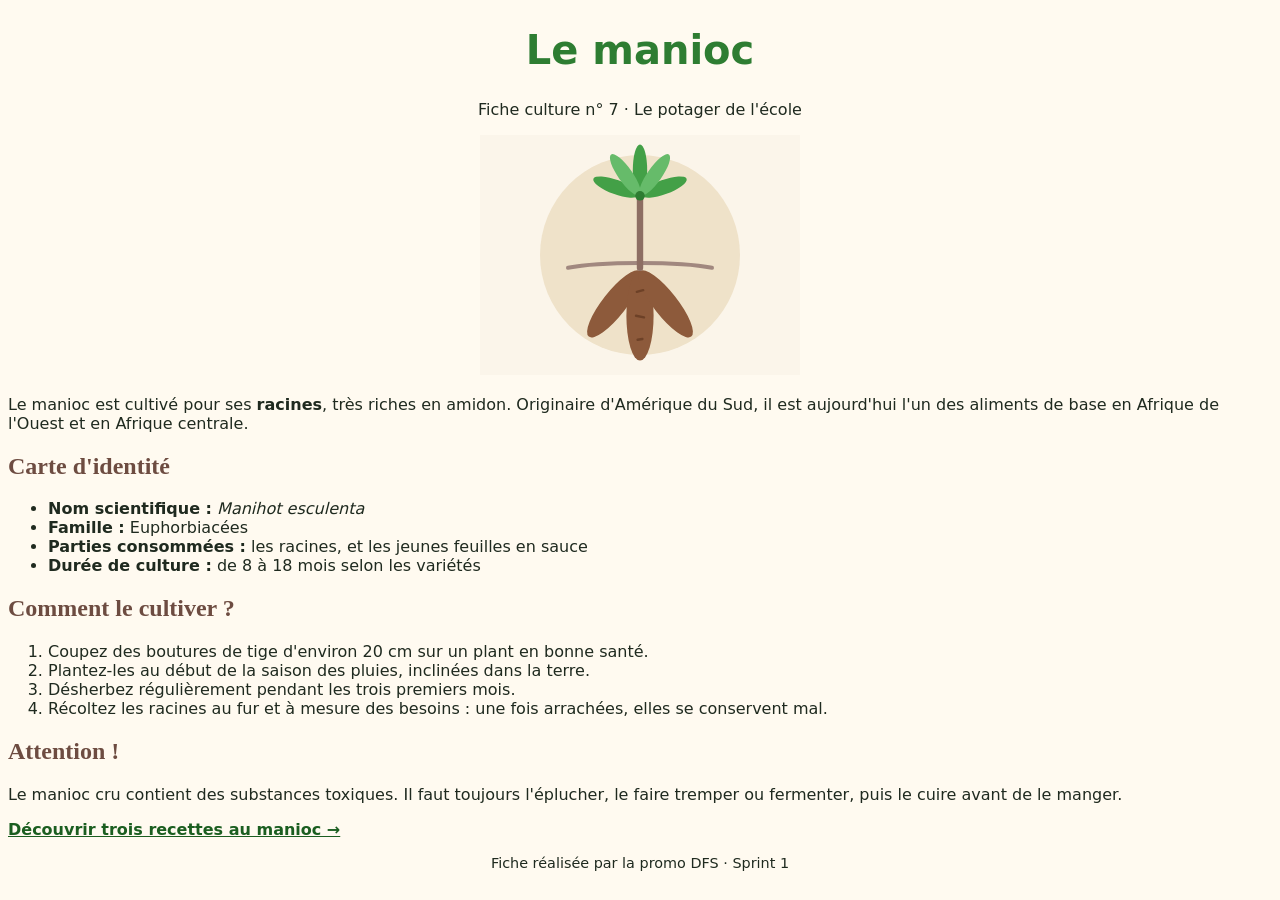
<file: niveau-1-graine/01-premiere-feuille-de-style/index.html>
<!DOCTYPE html>
<html lang="fr">
<head>
  <meta charset="UTF-8">
  <meta name="viewport" content="width=device-width, initial-scale=1.0">
  <title>Le manioc — Fiche culture</title>
  <link rel="stylesheet" href="css/style.css">
  <!-- TODO 2 : ajoutez ici une balise <style> (étape 2) -->
    
  <!-- TODO 3 : remplacez ensuite la balise <style> par un lien vers css/style.css (étape 3) -->
    

</head>
<body>
  <!--
    Cette page n'a encore AUCUN style : le navigateur applique ses styles par défaut
    (police Times, texte noir sur fond blanc, liens bleus soulignés…).
    Votre mission : l'habiller avec du CSS (voir README.md).
  -->

  <!-- ===== EN-TÊTE ===== -->
  <header>
    <!-- TODO 1 : ajoutez un attribut style à ce <h1> (étape 1) -->
    <h1>Le manioc</h1>
    <p>Fiche culture n° 7 · Le potager de l'école</p>
    <img src="images/manioc.svg" alt="Plant de manioc : une tige, des feuilles en forme de main et trois grosses racines brunes sous la terre" width="320" height="240">
  </header>

  <!-- ===== CONTENU PRINCIPAL ===== -->
  <main>
    <p>
      Le manioc est cultivé pour ses <strong>racines</strong>, très riches en amidon.
      Originaire d'Amérique du Sud, il est aujourd'hui l'un des aliments de base
      en Afrique de l'Ouest et en Afrique centrale.
    </p>

    <h2>Carte d'identité</h2>
    <ul>
      <li><strong>Nom scientifique :</strong> <i>Manihot esculenta</i></li>
      <li><strong>Famille :</strong> Euphorbiacées</li>
      <li><strong>Parties consommées :</strong> les racines, et les jeunes feuilles en sauce</li>
      <li><strong>Durée de culture :</strong> de 8 à 18 mois selon les variétés</li>
    </ul>

    <h2>Comment le cultiver ?</h2>
    <ol>
      <li>Coupez des boutures de tige d'environ 20 cm sur un plant en bonne santé.</li>
      <li>Plantez-les au début de la saison des pluies, inclinées dans la terre.</li>
      <li>Désherbez régulièrement pendant les trois premiers mois.</li>
      <li>Récoltez les racines au fur et à mesure des besoins : une fois arrachées, elles se conservent mal.</li>
    </ol>

    <h2>Attention !</h2>
    <p>
      Le manioc cru contient des substances toxiques. Il faut toujours l'éplucher,
      le faire tremper ou fermenter, puis le cuire avant de le manger.
    </p>

    <p><a href="recettes.html">Découvrir trois recettes au manioc →</a></p>
  </main>

  <!-- ===== PIED DE PAGE ===== -->
  <footer>
    <p>Fiche réalisée par la promo DFS · Sprint 1</p>
  </footer>
</body>
</html>
</file>
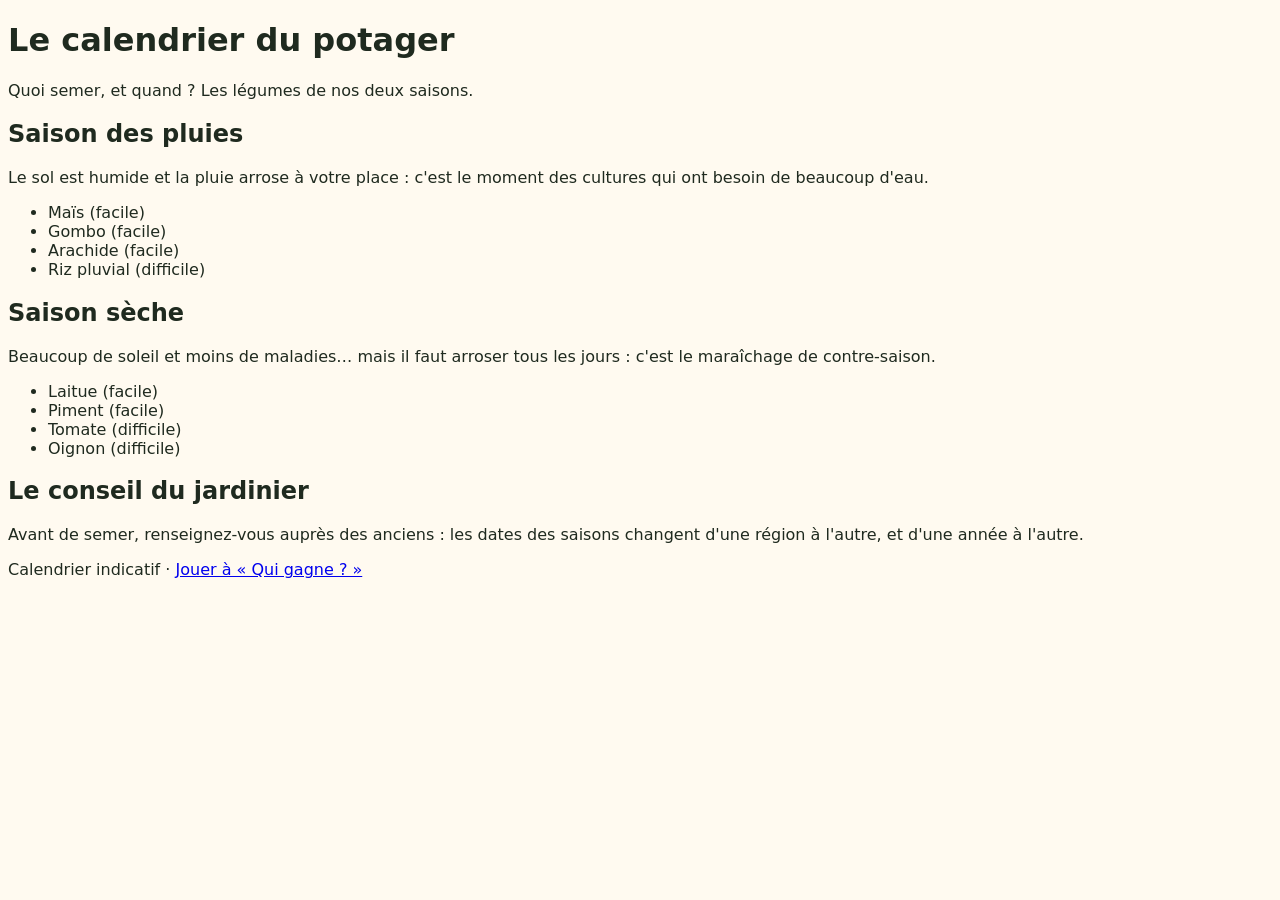
<file: niveau-1-graine/02-selecteurs-cascade/index.html>
<!DOCTYPE html>
<html lang="fr">
<head>
  <meta charset="UTF-8">
  <meta name="viewport" content="width=device-width, initial-scale=1.0">
  <title>Le calendrier du potager</title>
  <link rel="stylesheet" href="css/style.css">
</head>
<body>

  <!-- ===== EN-TÊTE ===== -->
  <header>
    <h1>Le calendrier du potager</h1>
    <p>Quoi semer, et quand ? Les légumes de nos deux saisons.</p>
  </header>

  <!-- ===== CONTENU PRINCIPAL ===== -->
  <main>

    <!-- TODO 1 : ajoutez à cette section les classes « saison » ET « pluies » -->
    <section>
      <h2>Saison des pluies</h2>
      <p>Le sol est humide et la pluie arrose à votre place : c'est le moment des cultures qui ont besoin de beaucoup d'eau.</p>
      <!-- TODO 2 : ajoutez la classe « facile » ou « difficile » à chaque <li> (le mot entre parenthèses vous le dit) -->
      <ul>
        <li>Maïs (facile)</li>
        <li>Gombo (facile)</li>
        <li>Arachide (facile)</li>
        <li>Riz pluvial (difficile)</li>
      </ul>
    </section>

    <!-- TODO 1 : ajoutez à cette section les classes « saison » ET « seche » (sans accent) -->
    <section>
      <h2>Saison sèche</h2>
      <p>Beaucoup de soleil et moins de maladies… mais il faut arroser tous les jours : c'est le maraîchage de contre-saison.</p>
      <!-- TODO 2 : même travail sur ces <li> -->
      <ul>
        <li>Laitue (facile)</li>
        <li>Piment (facile)</li>
        <li>Tomate (difficile)</li>
        <li>Oignon (difficile)</li>
      </ul>
    </section>

    <!-- TODO 3 : donnez à cet encadré l'identifiant « conseil » -->
    <aside>
      <h2>Le conseil du jardinier</h2>
      <p>Avant de semer, renseignez-vous auprès des anciens : les dates des saisons changent d'une région à l'autre, et d'une année à l'autre.</p>
    </aside>

  </main>

  <!-- ===== PIED DE PAGE ===== -->
  <footer>
    <p>Calendrier indicatif · <a href="quiz.html">Jouer à « Qui gagne ? »</a></p>
  </footer>
</body>
</html>
</file>
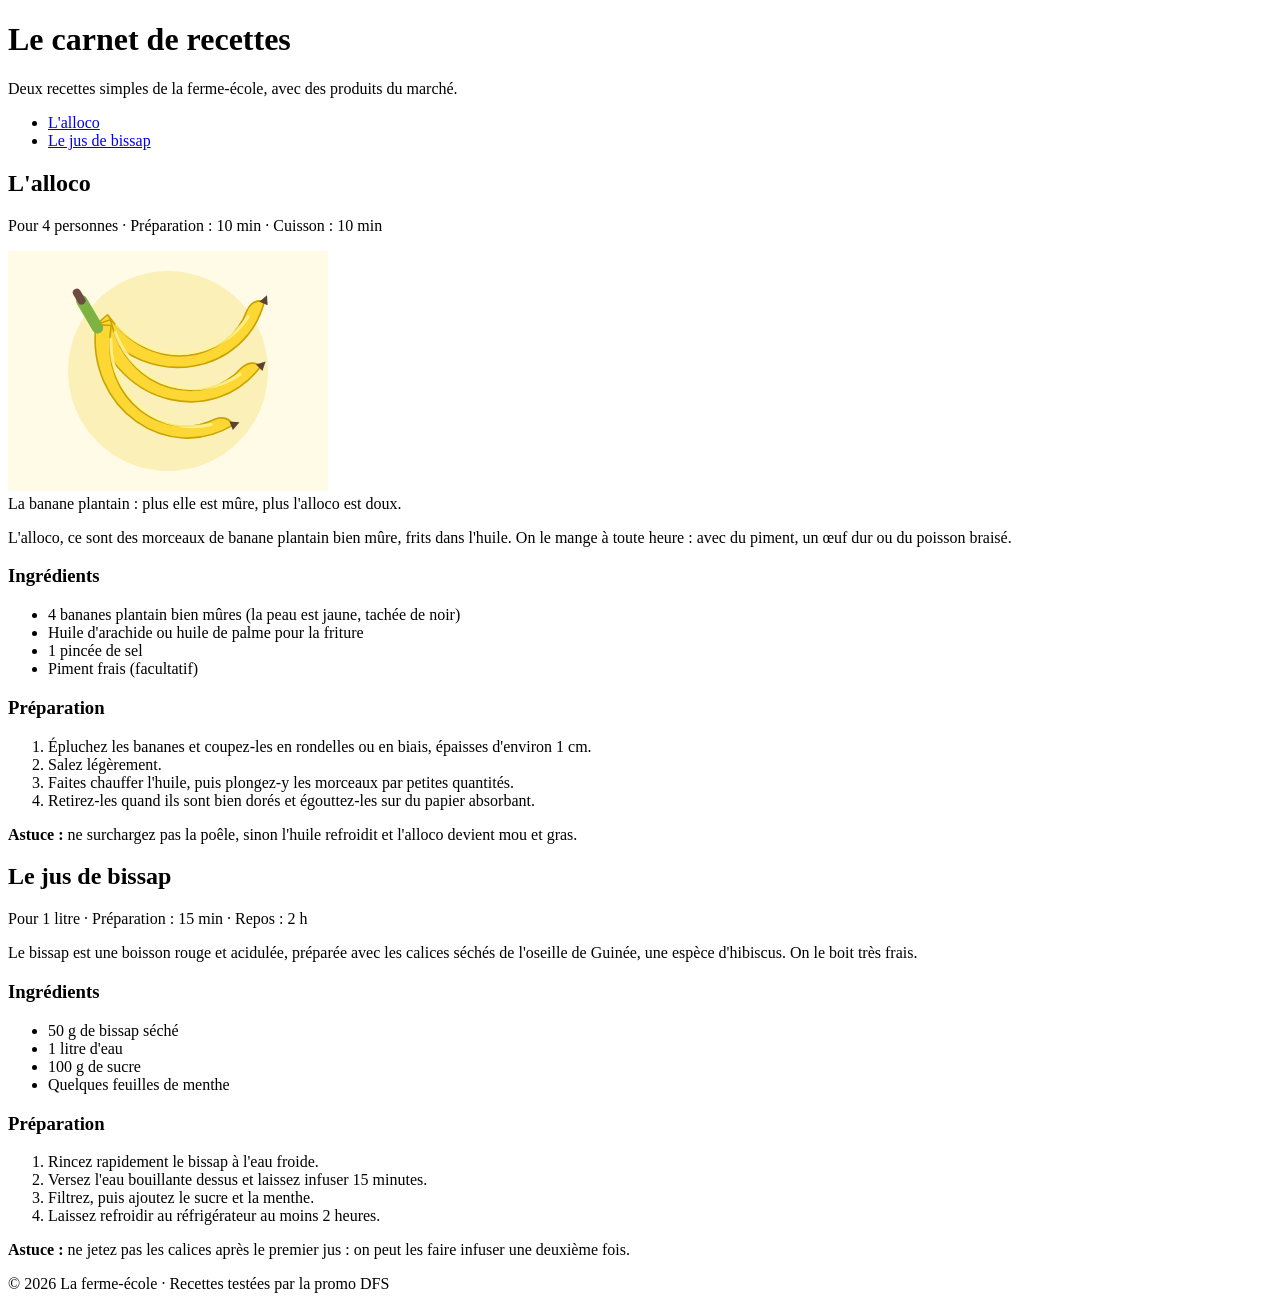
<file: niveau-1-graine/03-couleurs-polices/index.html>
<!DOCTYPE html>
<html lang="fr">
<head>
  <meta charset="UTF-8">
  <meta name="viewport" content="width=device-width, initial-scale=1.0">
  <title>Le carnet de recettes de la ferme-école</title>
  <link rel="stylesheet" href="css/style.css">
</head>
<body>

  <!-- ===== EN-TÊTE ===== -->
  <header>
    <h1>Le carnet de recettes</h1>
    <p>Deux recettes simples de la ferme-école, avec des produits du marché.</p>
    <nav aria-label="Sommaire">
      <ul>
        <li><a href="#alloco">L'alloco</a></li>
        <li><a href="#bissap">Le jus de bissap</a></li>
      </ul>
    </nav>
  </header>

  <!-- ===== CONTENU PRINCIPAL ===== -->
  <main>

    <!-- Recette 1 -->
    <article id="alloco">
      <h2>L'alloco</h2>
      <p class="infos">Pour 4 personnes · Préparation : 10 min · Cuisson : 10 min</p>

      <figure>
        <img src="images/banane.svg" alt="Régime de bananes plantain bien mûres" width="320" height="240">
        <figcaption>La banane plantain : plus elle est mûre, plus l'alloco est doux.</figcaption>
      </figure>

      <p>
        L'alloco, ce sont des morceaux de banane plantain bien mûre, frits dans l'huile.
        On le mange à toute heure : avec du piment, un œuf dur ou du poisson braisé.
      </p>

      <h3>Ingrédients</h3>
      <ul>
        <li>4 bananes plantain bien mûres (la peau est jaune, tachée de noir)</li>
        <li>Huile d'arachide ou huile de palme pour la friture</li>
        <li>1 pincée de sel</li>
        <li>Piment frais (facultatif)</li>
      </ul>

      <h3>Préparation</h3>
      <ol>
        <li>Épluchez les bananes et coupez-les en rondelles ou en biais, épaisses d'environ 1 cm.</li>
        <li>Salez légèrement.</li>
        <li>Faites chauffer l'huile, puis plongez-y les morceaux par petites quantités.</li>
        <li>Retirez-les quand ils sont bien dorés et égouttez-les sur du papier absorbant.</li>
      </ol>

      <p class="astuce"><strong>Astuce :</strong> ne surchargez pas la poêle, sinon l'huile refroidit et l'alloco devient mou et gras.</p>
    </article>

    <!-- Recette 2 -->
    <article id="bissap">
      <h2>Le jus de bissap</h2>
      <p class="infos">Pour 1 litre · Préparation : 15 min · Repos : 2 h</p>

      <p>
        Le bissap est une boisson rouge et acidulée, préparée avec les calices séchés
        de l'oseille de Guinée, une espèce d'hibiscus. On le boit très frais.
      </p>

      <h3>Ingrédients</h3>
      <ul>
        <li>50 g de bissap séché</li>
        <li>1 litre d'eau</li>
        <li>100 g de sucre</li>
        <li>Quelques feuilles de menthe</li>
      </ul>

      <h3>Préparation</h3>
      <ol>
        <li>Rincez rapidement le bissap à l'eau froide.</li>
        <li>Versez l'eau bouillante dessus et laissez infuser 15 minutes.</li>
        <li>Filtrez, puis ajoutez le sucre et la menthe.</li>
        <li>Laissez refroidir au réfrigérateur au moins 2 heures.</li>
      </ol>

      <p class="astuce"><strong>Astuce :</strong> ne jetez pas les calices après le premier jus : on peut les faire infuser une deuxième fois.</p>
    </article>

  </main>

  <!-- ===== PIED DE PAGE ===== -->
  <footer>
    <p>© 2026 La ferme-école · Recettes testées par la promo DFS</p>
  </footer>
</body>
</html>
</file>
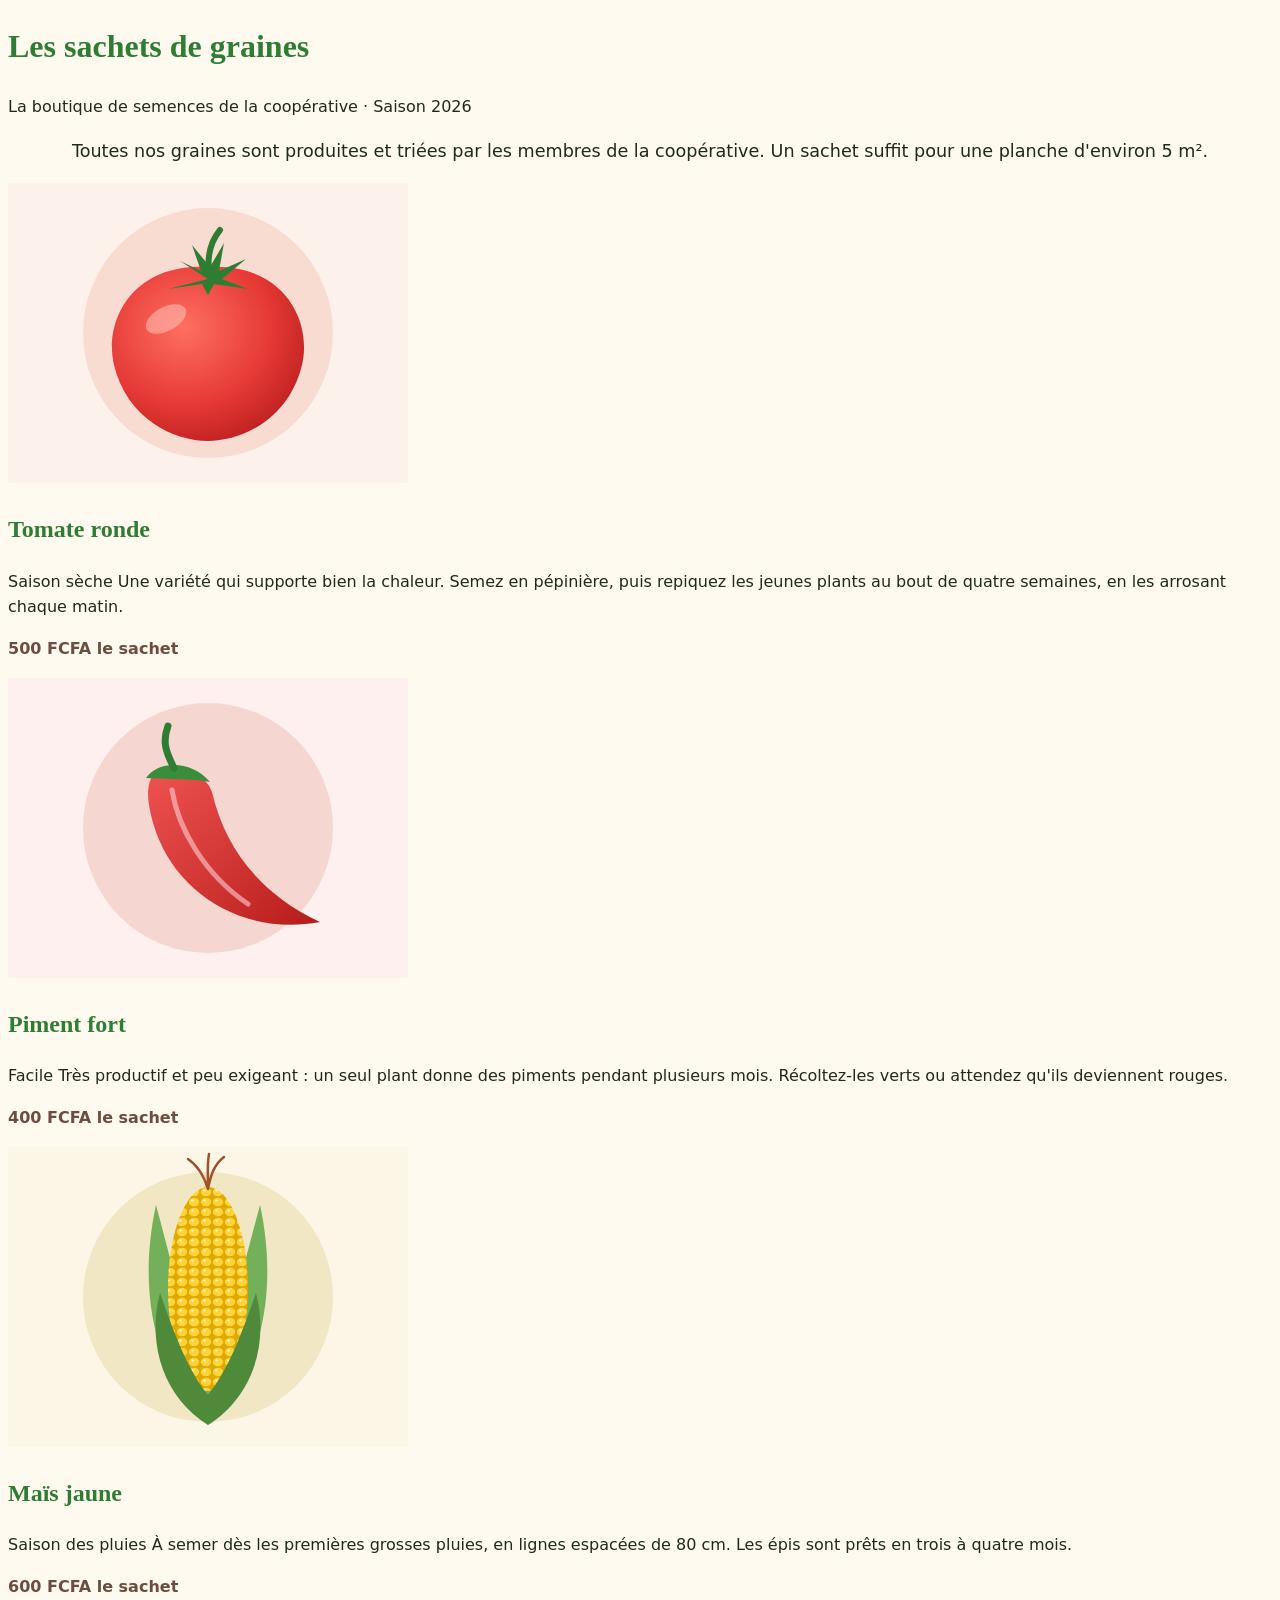
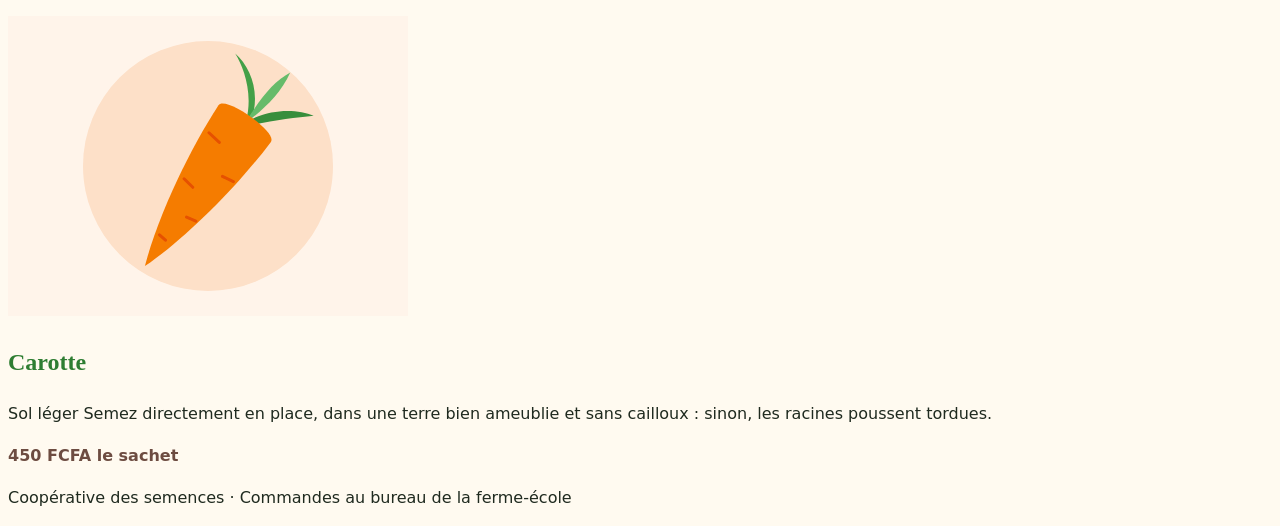
<file: niveau-1-graine/04-modele-de-boite/index.html>
<!DOCTYPE html>
<html lang="fr">
<head>
  <meta charset="UTF-8">
  <meta name="viewport" content="width=device-width, initial-scale=1.0">
  <title>Les sachets de graines — La coopérative</title>
  <link rel="stylesheet" href="css/style.css">
</head>
<body>

  <!-- ===== EN-TÊTE ===== -->
  <header>
    <h1>Les sachets de graines</h1>
    <p>La boutique de semences de la coopérative · Saison 2026</p>
  </header>

  <!-- ===== CONTENU PRINCIPAL : un <article class="sachet"> par variété ===== -->
  <main>
    <p class="intro">
      Toutes nos graines sont produites et triées par les membres de la coopérative.
      Un sachet suffit pour une planche d'environ 5 m².
    </p>

    <article class="sachet">
      <img src="images/tomate.svg" alt="Tomate rouge et ronde avec ses feuilles" width="400" height="300">
      <h2>Tomate ronde</h2>
      <p>
        <span class="badge">Saison sèche</span>
        Une variété qui supporte bien la chaleur. Semez en pépinière, puis repiquez les jeunes plants
        au bout de quatre semaines, en les arrosant chaque matin.
      </p>
      <p class="prix">500 FCFA le sachet</p>
    </article>

    <article class="sachet">
      <img src="images/piment.svg" alt="Piment rouge allongé avec sa queue verte" width="400" height="300">
      <h2>Piment fort</h2>
      <p>
        <span class="badge">Facile</span>
        Très productif et peu exigeant : un seul plant donne des piments pendant plusieurs mois.
        Récoltez-les verts ou attendez qu'ils deviennent rouges.
      </p>
      <p class="prix">400 FCFA le sachet</p>
    </article>

    <article class="sachet">
      <img src="images/mais.svg" alt="Épi de maïs jaune entouré de ses feuilles vertes" width="400" height="300">
      <h2>Maïs jaune</h2>
      <p>
        <span class="badge">Saison des pluies</span>
        À semer dès les premières grosses pluies, en lignes espacées de 80 cm.
        Les épis sont prêts en trois à quatre mois.
      </p>
      <p class="prix">600 FCFA le sachet</p>
    </article>

    <article class="sachet">
      <img src="images/carotte.svg" alt="Carotte orange avec ses fanes vertes" width="400" height="300">
      <h2>Carotte</h2>
      <p>
        <span class="badge">Sol léger</span>
        Semez directement en place, dans une terre bien ameublie et sans cailloux :
        sinon, les racines poussent tordues.
      </p>
      <p class="prix">450 FCFA le sachet</p>
    </article>
  </main>

  <!-- ===== PIED DE PAGE ===== -->
  <footer>
    <p>Coopérative des semences · Commandes au bureau de la ferme-école</p>
  </footer>
</body>
</html>
</file>
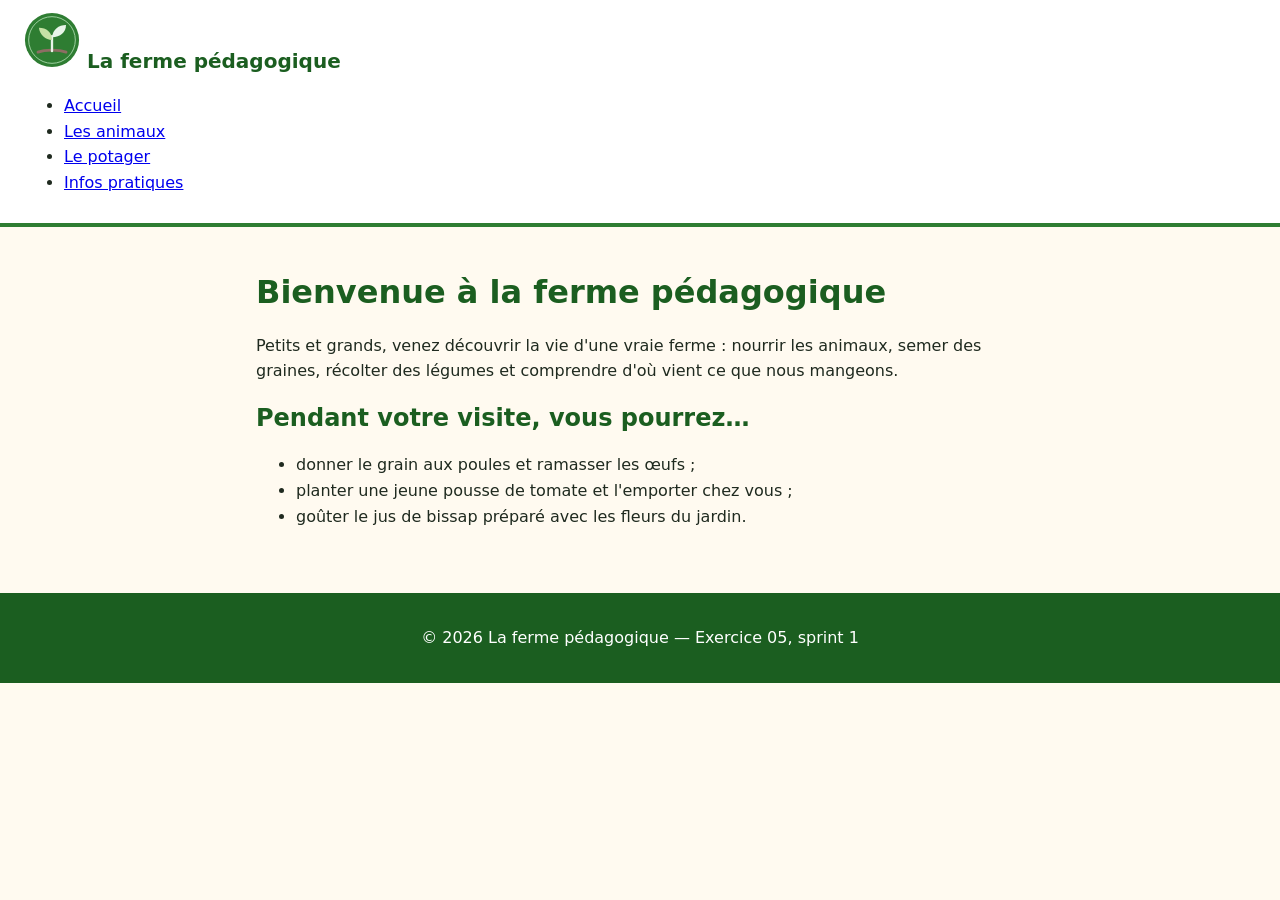
<file: niveau-2-pousse/05-menu-flexbox/index.html>
<!DOCTYPE html>
<html lang="fr">
<head>
  <meta charset="UTF-8">
  <meta name="viewport" content="width=device-width, initial-scale=1.0">
  <title>Accueil — La ferme pédagogique</title>
  <link rel="stylesheet" href="css/style.css">
</head>
<body>

  <!-- ===== EN-TÊTE : identique sur les 4 pages ===== -->
  <header class="entete">
    <!-- Logo + nom du site : un seul lien vers l'accueil -->
    <a class="logo" href="index.html">
      <img src="images/logo.svg" alt="" width="56" height="56">
      <span>La ferme pédagogique</span>
    </a>

    <!-- Menu principal : aria-current="page" signale la page en cours -->
    <nav aria-label="Menu principal">
      <ul class="menu">
        <li><a href="index.html" aria-current="page">Accueil</a></li>
        <li><a href="animaux.html">Les animaux</a></li>
        <li><a href="potager.html">Le potager</a></li>
        <li><a href="infos.html">Infos pratiques</a></li>
      </ul>
    </nav>
  </header>

  <!-- ===== CONTENU ===== -->
  <main>
    <h1>Bienvenue à la ferme pédagogique</h1>
    <p>
      Petits et grands, venez découvrir la vie d'une vraie ferme : nourrir les animaux,
      semer des graines, récolter des légumes et comprendre d'où vient ce que nous mangeons.
    </p>

    <h2>Pendant votre visite, vous pourrez…</h2>
    <ul>
      <li>donner le grain aux poules et ramasser les œufs ;</li>
      <li>planter une jeune pousse de tomate et l'emporter chez vous ;</li>
      <li>goûter le jus de bissap préparé avec les fleurs du jardin.</li>
    </ul>
  </main>

  <!-- ===== PIED DE PAGE ===== -->
  <footer>
    <p>© 2026 La ferme pédagogique — Exercice 05, sprint 1</p>
  </footer>

</body>
</html>
</file>
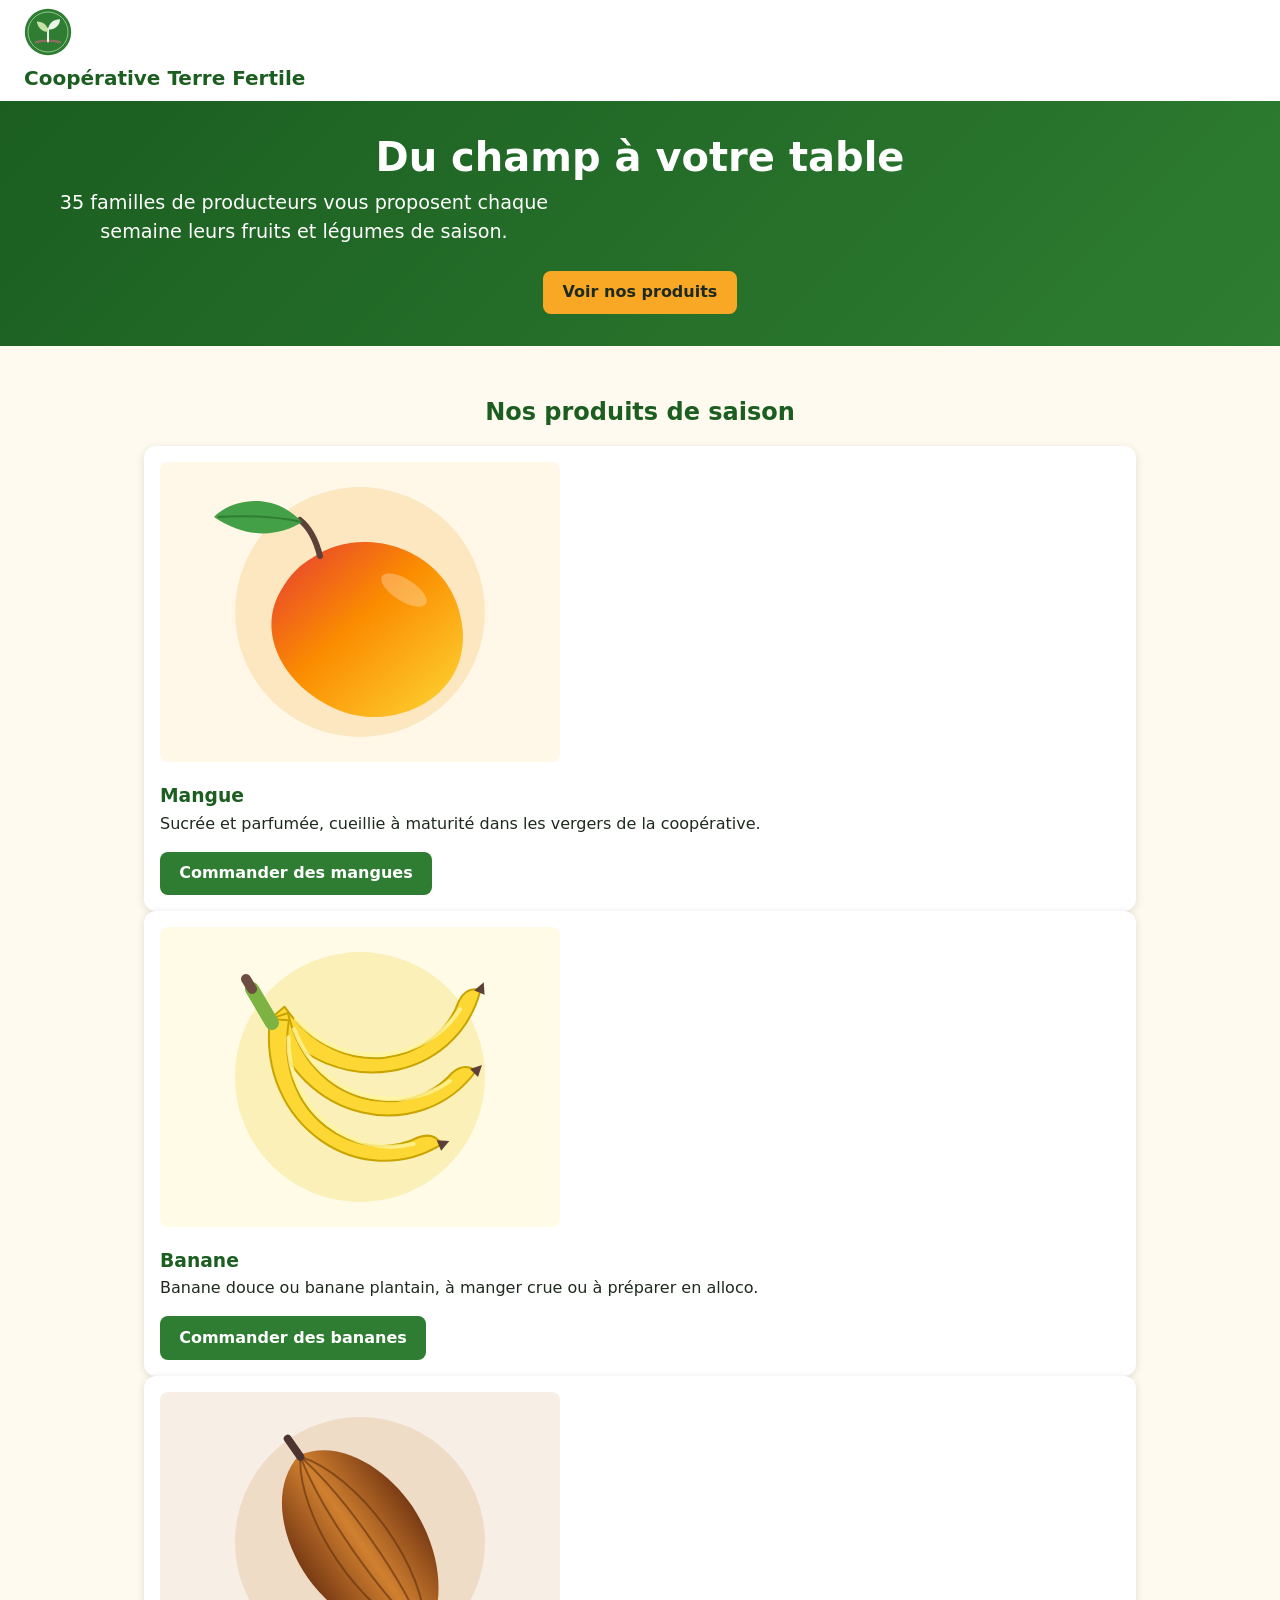
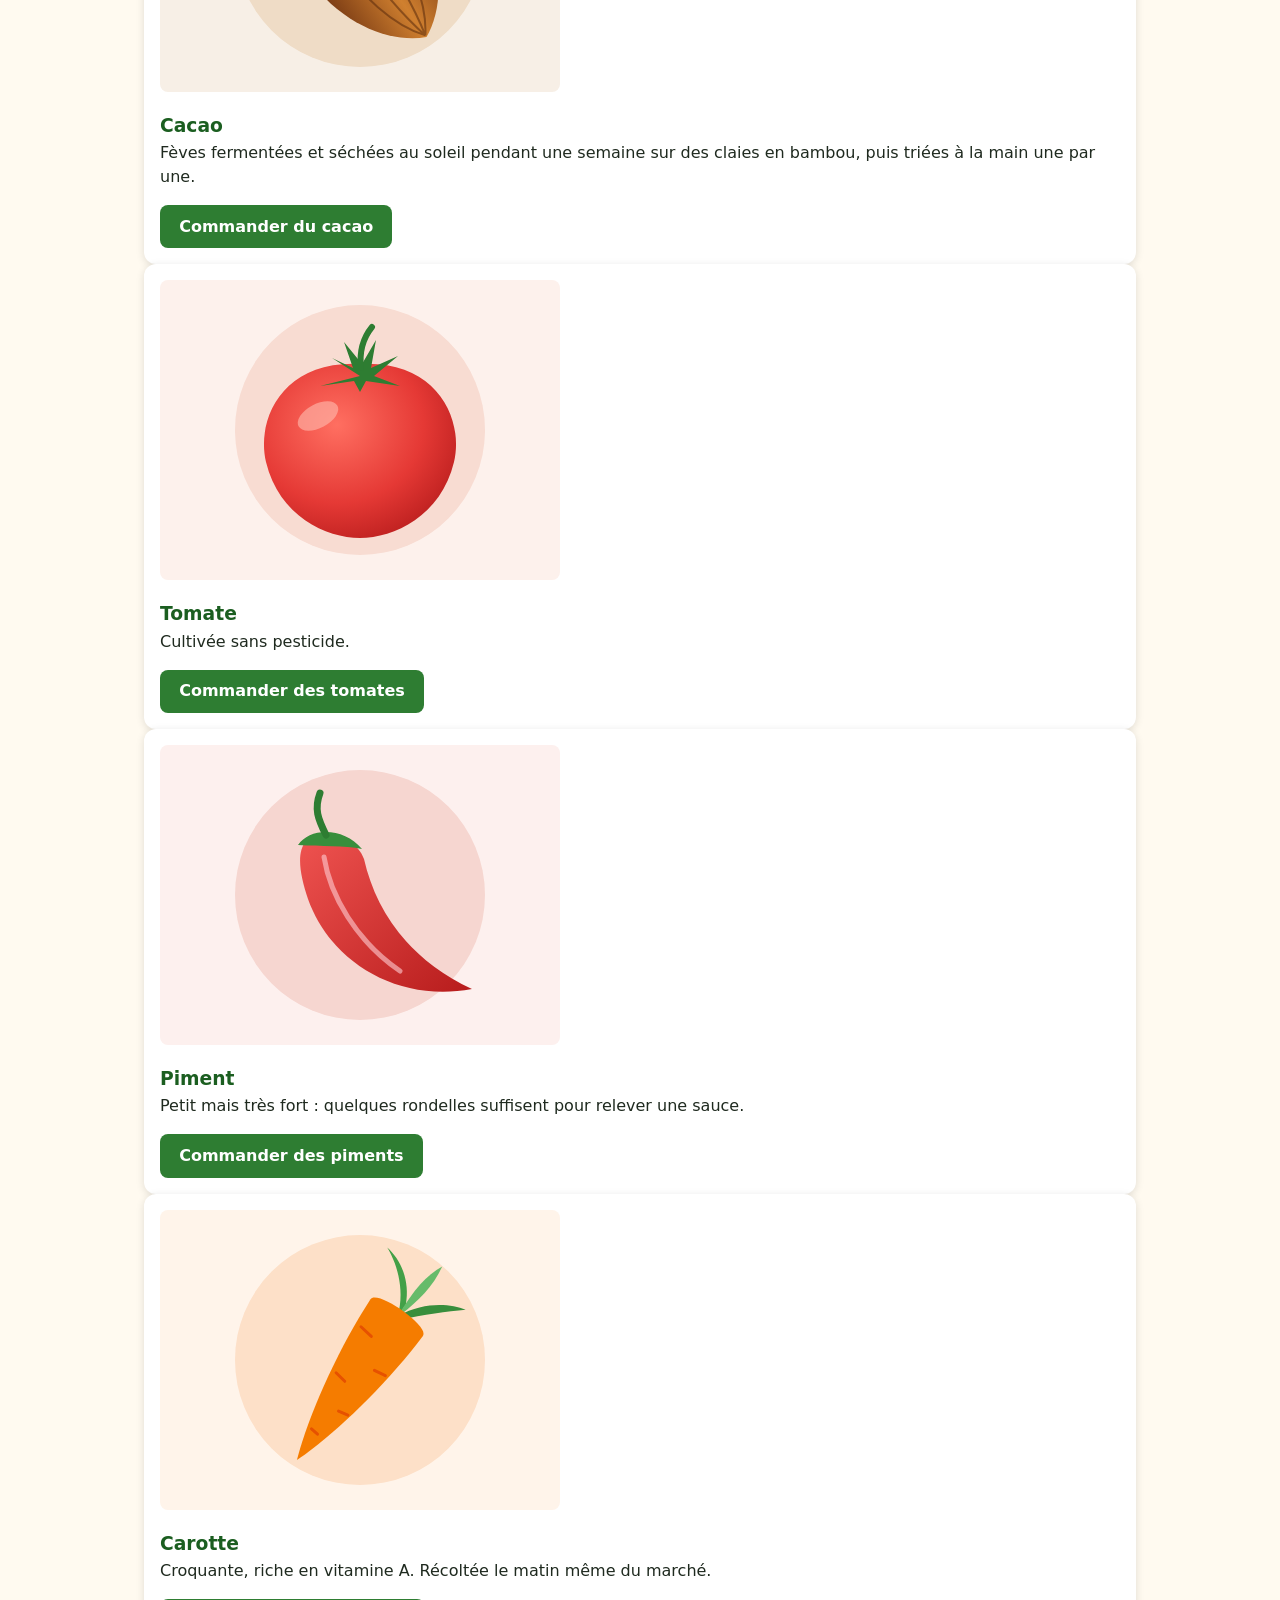
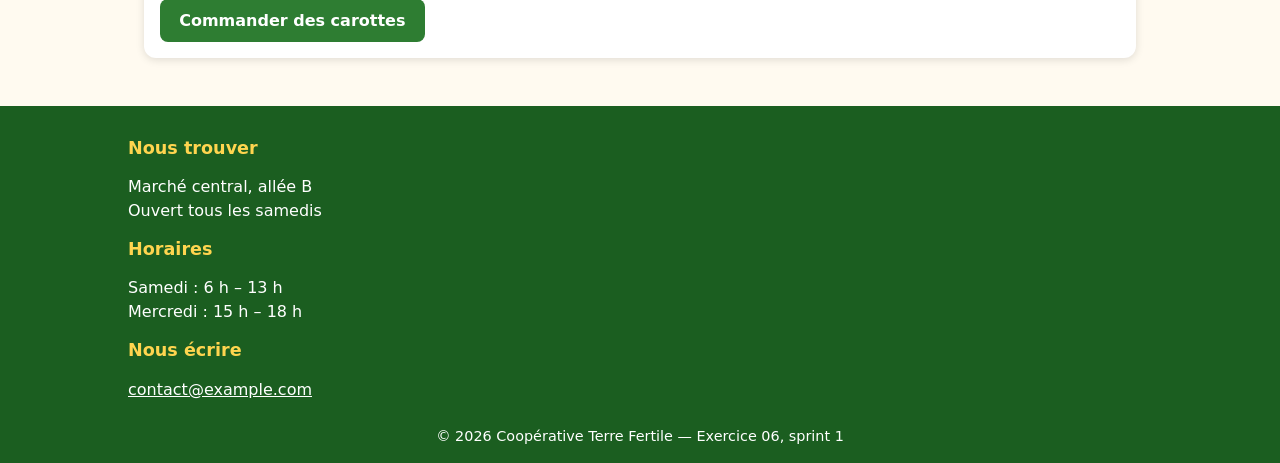
<file: niveau-2-pousse/06-cartes-flexbox/index.html>
<!DOCTYPE html>
<html lang="fr">
<head>
  <meta charset="UTF-8">
  <meta name="viewport" content="width=device-width, initial-scale=1.0">
  <title>Nos produits — Coopérative Terre Fertile</title>
  <link rel="stylesheet" href="css/style.css">
</head>
<body>

  <!-- ===== EN-TÊTE ===== -->
  <header class="bandeau">
    <img src="images/logo.svg" alt="" width="48" height="48">
    <p class="nom-site">Coopérative Terre Fertile</p>
  </header>

  <main>

    <!-- ===== BANNIÈRE D'ACCUEIL ===== -->
    <section class="banniere">
      <h1>Du champ à votre table</h1>
      <p>35 familles de producteurs vous proposent chaque semaine leurs fruits et légumes de saison.</p>
      <a class="bouton bouton-clair" href="#produits">Voir nos produits</a>
    </section>

    <!-- ===== PRODUITS ===== -->
    <section id="produits" class="produits">
      <h2>Nos produits de saison</h2>

      <!-- Conteneur des 6 cartes -->
      <div class="cartes">

        <article class="carte">
          <img src="images/mangue.svg" alt="Mangue mûre, jaune et rouge" width="400" height="300">
          <h3>Mangue</h3>
          <p>Sucrée et parfumée, cueillie à maturité dans les vergers de la coopérative.</p>
          <a class="bouton" href="mailto:commandes@example.com?subject=Mangues">Commander des mangues</a>
        </article>

        <article class="carte">
          <img src="images/banane.svg" alt="Trois bananes jaunes" width="400" height="300">
          <h3>Banane</h3>
          <p>Banane douce ou banane plantain, à manger crue ou à préparer en alloco.</p>
          <a class="bouton" href="mailto:commandes@example.com?subject=Bananes">Commander des bananes</a>
        </article>

        <article class="carte">
          <img src="images/cacao.svg" alt="Cabosse de cacao orange et brune" width="400" height="300">
          <h3>Cacao</h3>
          <p>Fèves fermentées et séchées au soleil pendant une semaine sur des claies en bambou, puis triées à la main une par une.</p>
          <a class="bouton" href="mailto:commandes@example.com?subject=Cacao">Commander du cacao</a>
        </article>

        <article class="carte">
          <img src="images/tomate.svg" alt="Tomate rouge et ronde avec sa tige verte" width="400" height="300">
          <h3>Tomate</h3>
          <p>Cultivée sans pesticide.</p>
          <a class="bouton" href="mailto:commandes@example.com?subject=Tomates">Commander des tomates</a>
        </article>

        <article class="carte">
          <img src="images/piment.svg" alt="Piment rouge allongé et recourbé" width="400" height="300">
          <h3>Piment</h3>
          <p>Petit mais très fort : quelques rondelles suffisent pour relever une sauce.</p>
          <a class="bouton" href="mailto:commandes@example.com?subject=Piments">Commander des piments</a>
        </article>

        <article class="carte">
          <img src="images/carotte.svg" alt="Carotte orange avec ses fanes vertes" width="400" height="300">
          <h3>Carotte</h3>
          <p>Croquante, riche en vitamine A. Récoltée le matin même du marché.</p>
          <a class="bouton" href="mailto:commandes@example.com?subject=Carottes">Commander des carottes</a>
        </article>

      </div>
    </section>

  </main>

  <!-- ===== PIED DE PAGE ===== -->
  <footer class="pied">
    <div class="pied-colonnes">
      <section>
        <h2>Nous trouver</h2>
        <p>Marché central, allée B<br>Ouvert tous les samedis</p>
      </section>
      <section>
        <h2>Horaires</h2>
        <p>Samedi : 6 h – 13 h<br>Mercredi : 15 h – 18 h</p>
      </section>
      <section>
        <h2>Nous écrire</h2>
        <p><a href="mailto:contact@example.com">contact@example.com</a></p>
      </section>
    </div>
    <p class="copyright">© 2026 Coopérative Terre Fertile — Exercice 06, sprint 1</p>
  </footer>

</body>
</html>
</file>
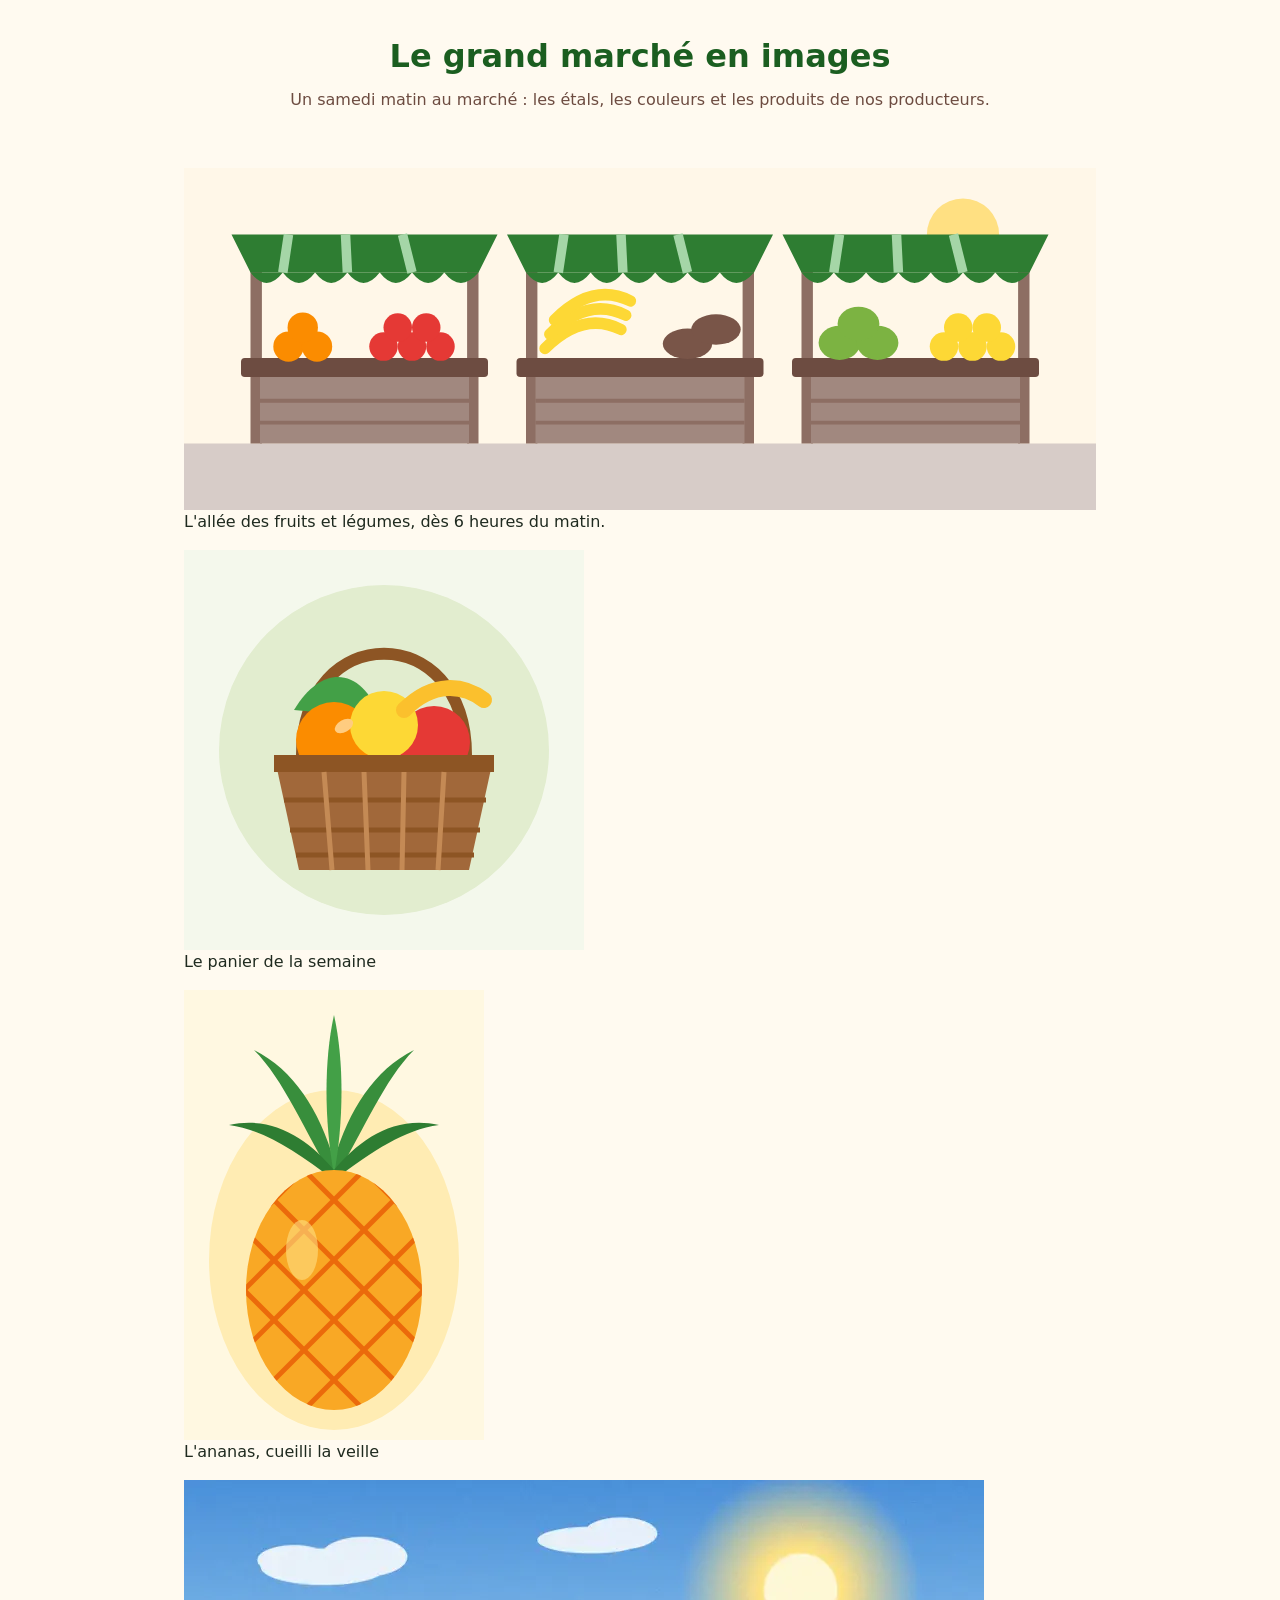
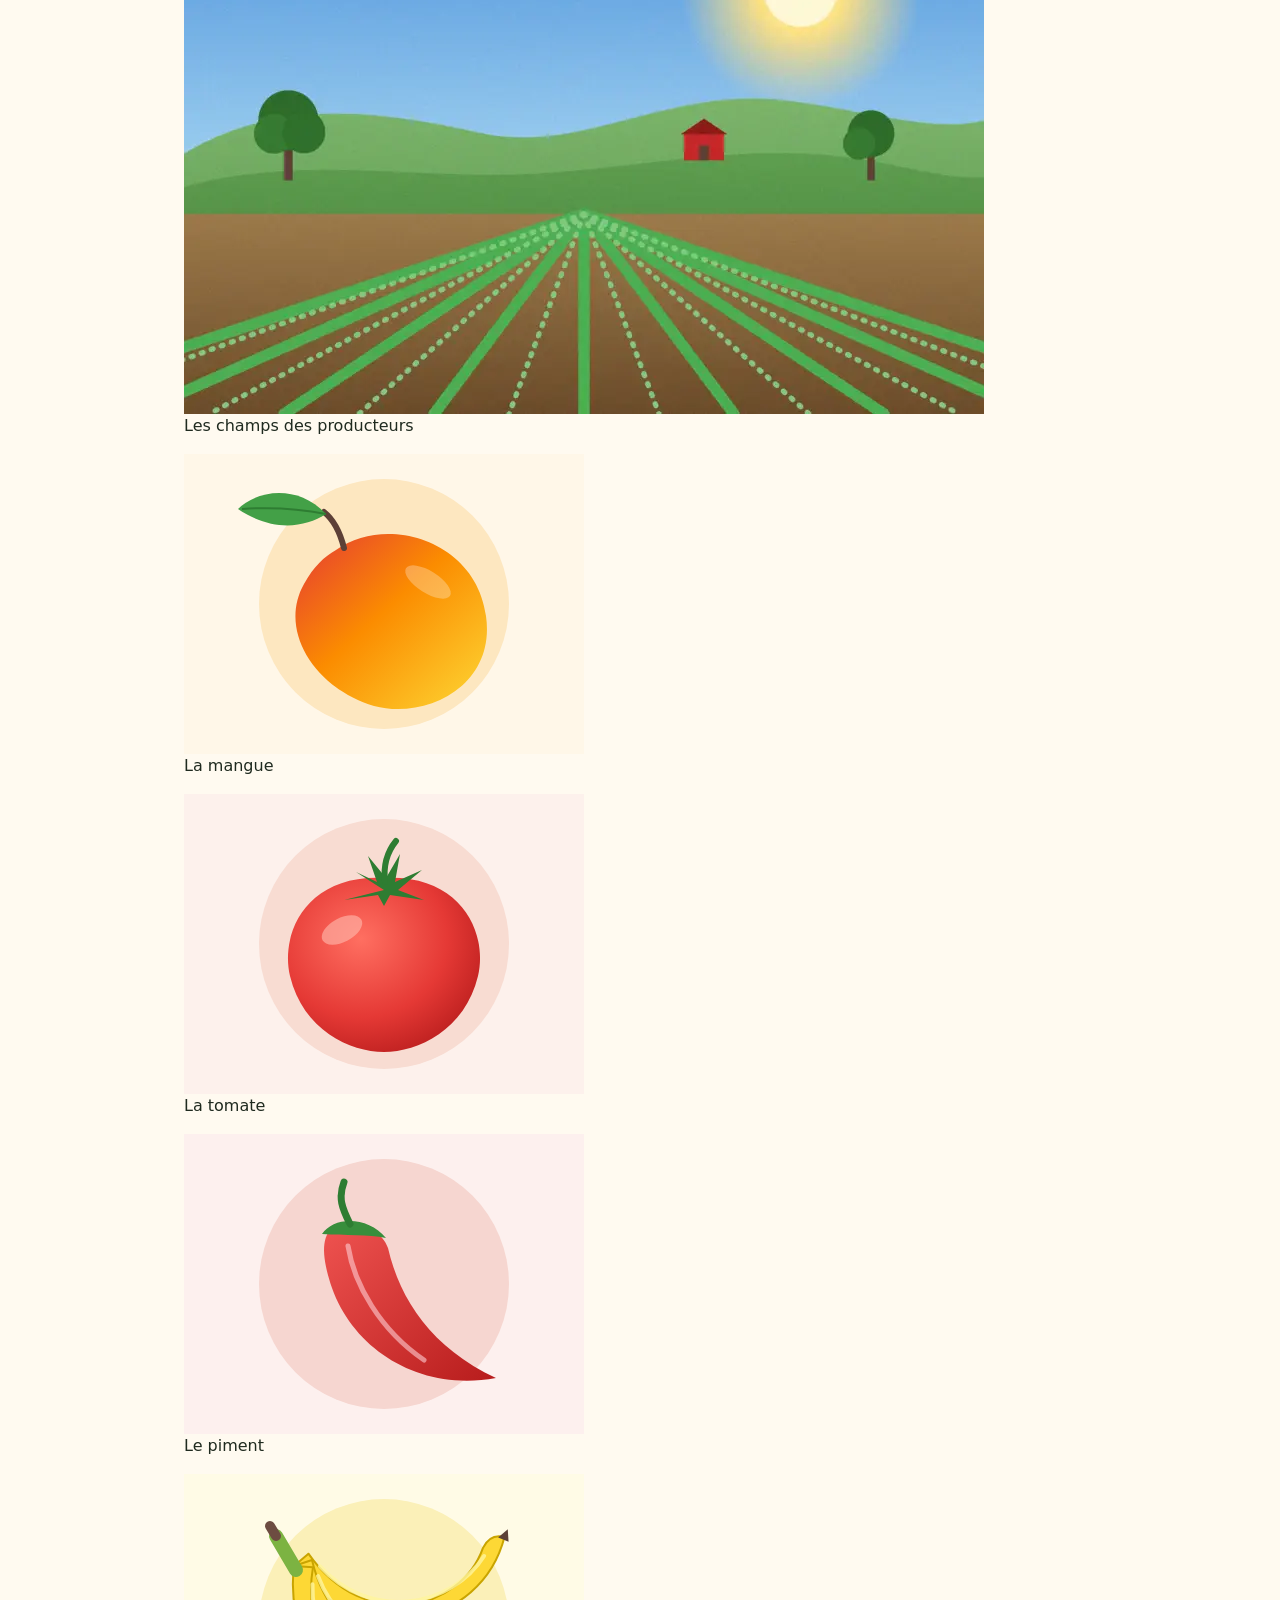
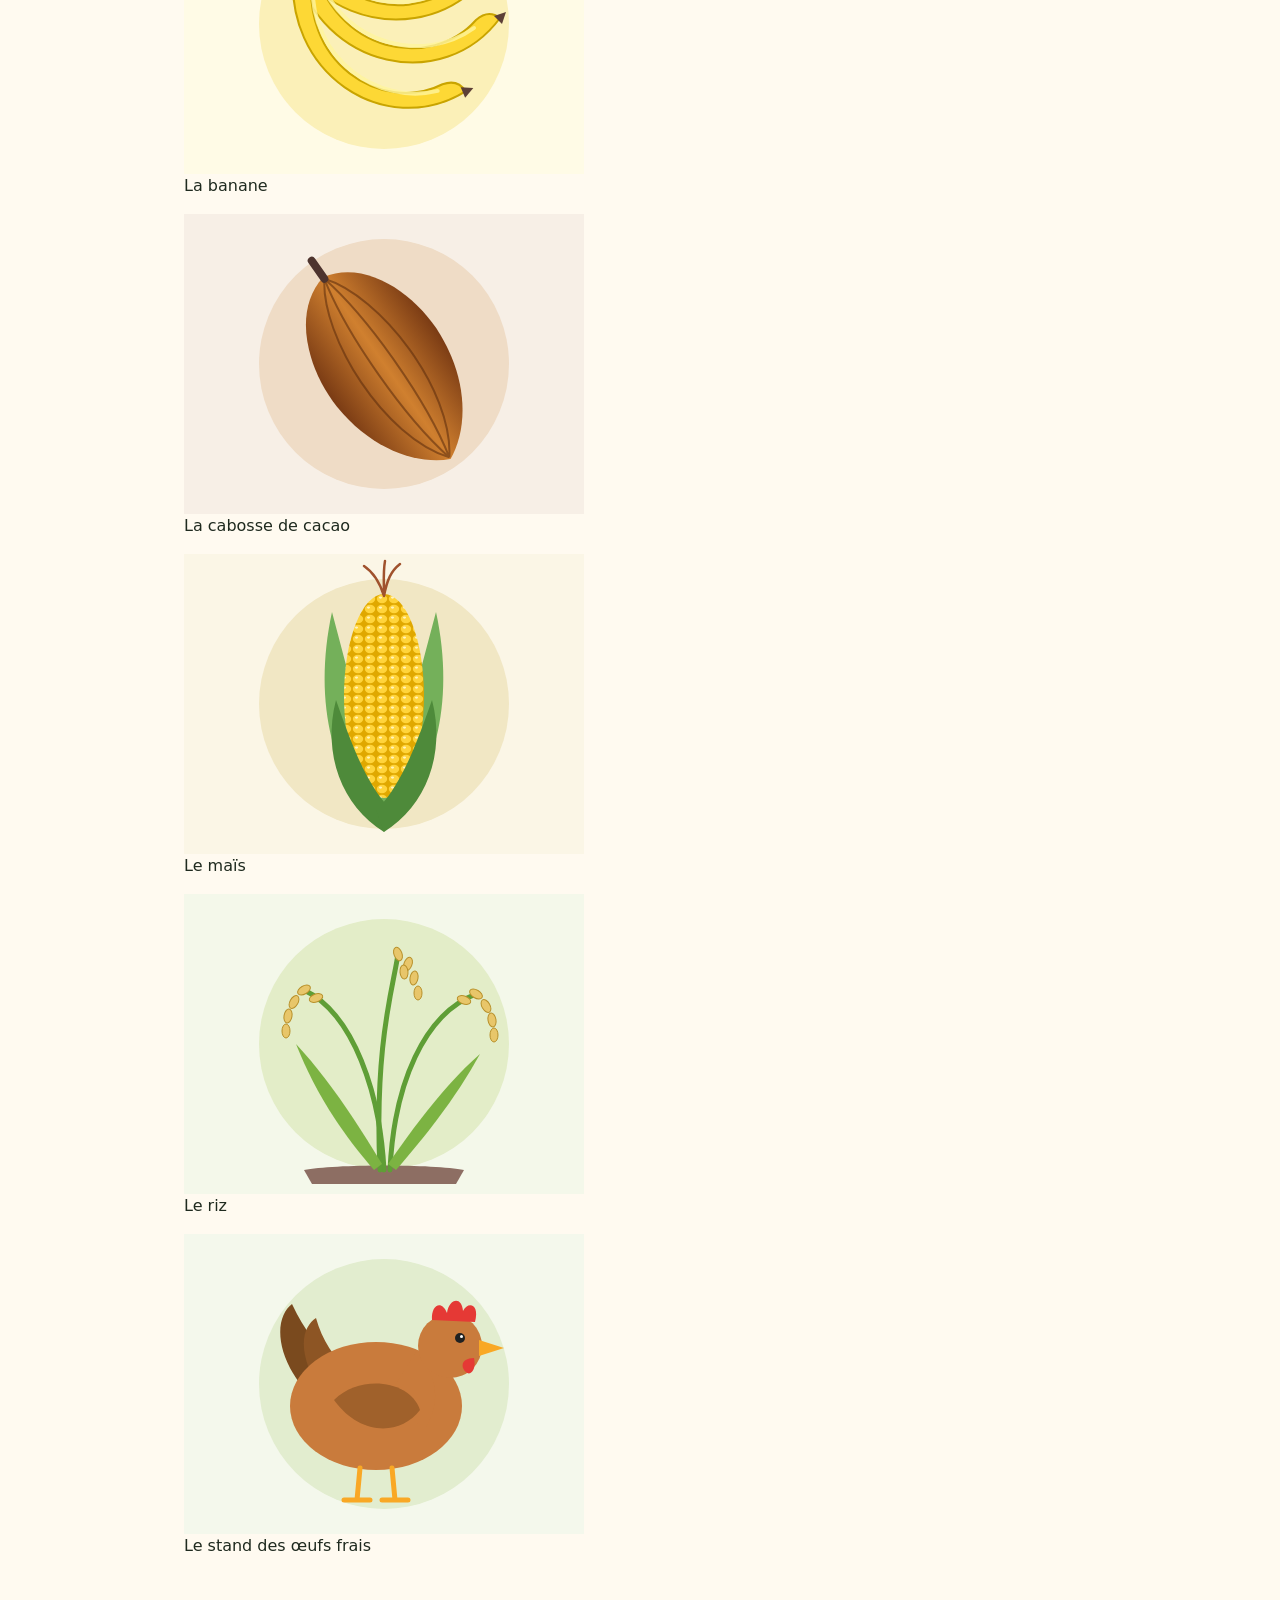
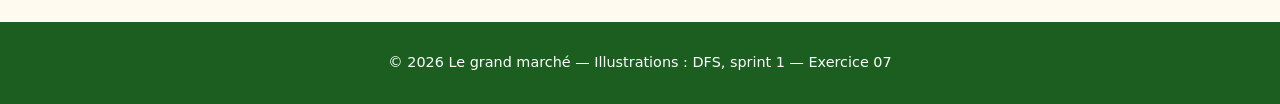
<file: niveau-2-pousse/07-galerie-grid/index.html>
<!DOCTYPE html>
<html lang="fr">
<head>
  <meta charset="UTF-8">
  <meta name="viewport" content="width=device-width, initial-scale=1.0">
  <title>Le grand marché en images</title>
  <link rel="stylesheet" href="css/style.css">
</head>
<body>

  <!-- ===== EN-TÊTE ===== -->
  <header>
    <h1>Le grand marché en images</h1>
    <p>Un samedi matin au marché : les étals, les couleurs et les produits de nos producteurs.</p>
  </header>

  <!-- ===== GALERIE : 12 figures, des images de proportions différentes ===== -->
  <main>
    <div class="galerie">

      <!-- Image panoramique (960 × 360) : sur toute la largeur de la galerie -->
      <figure class="panorama">
        <img src="images/etal-du-marche.svg" alt="Trois étals du marché sous des auvents verts, chargés de fruits et de légumes" width="960" height="360">
        <figcaption>L'allée des fruits et légumes, dès 6 heures du matin.</figcaption>
      </figure>

      <!-- Image carrée (400 × 400) -->
      <figure>
        <img src="images/panier-de-fruits.svg" alt="Panier tressé rempli de fruits colorés" width="400" height="400">
        <figcaption>Le panier de la semaine</figcaption>
      </figure>

      <!-- Image en hauteur (300 × 450) : occupe deux rangées -->
      <figure class="haute">
        <img src="images/ananas.svg" alt="Ananas mûr avec sa couronne de feuilles" width="300" height="450">
        <figcaption>L'ananas, cueilli la veille</figcaption>
      </figure>

      <!-- Photo (800 × 533) -->
      <figure>
        <img src="images/parcelle-800.webp" alt="Champ cultivé en rangs sous le soleil, avec une ferme au loin" width="800" height="533">
        <figcaption>Les champs des producteurs</figcaption>
      </figure>

      <!-- Illustrations (400 × 300) -->
      <figure>
        <img src="images/mangue.svg" alt="Mangue mûre, jaune et rouge" width="400" height="300">
        <figcaption>La mangue</figcaption>
      </figure>

      <figure>
        <img src="images/tomate.svg" alt="Tomate rouge et ronde avec sa tige verte" width="400" height="300">
        <figcaption>La tomate</figcaption>
      </figure>

      <figure>
        <img src="images/piment.svg" alt="Piment rouge allongé et recourbé" width="400" height="300">
        <figcaption>Le piment</figcaption>
      </figure>

      <figure>
        <img src="images/banane.svg" alt="Régime de trois bananes jaunes" width="400" height="300">
        <figcaption>La banane</figcaption>
      </figure>

      <figure>
        <img src="images/cacao.svg" alt="Cabosse de cacao orange et brune" width="400" height="300">
        <figcaption>La cabosse de cacao</figcaption>
      </figure>

      <figure>
        <img src="images/mais.svg" alt="Épi de maïs jaune entouré de ses feuilles vertes" width="400" height="300">
        <figcaption>Le maïs</figcaption>
      </figure>

      <figure>
        <img src="images/riz.svg" alt="Plant de riz avec ses épis de grains qui retombent" width="400" height="300">
        <figcaption>Le riz</figcaption>
      </figure>

      <figure>
        <img src="images/poule.svg" alt="Poule rousse à crête rouge" width="400" height="300">
        <figcaption>Le stand des œufs frais</figcaption>
      </figure>

    </div>
  </main>

  <!-- ===== PIED DE PAGE ===== -->
  <footer>
    <p>© 2026 Le grand marché — Illustrations : DFS, sprint 1 — Exercice 07</p>
  </footer>

</body>
</html>
</file>
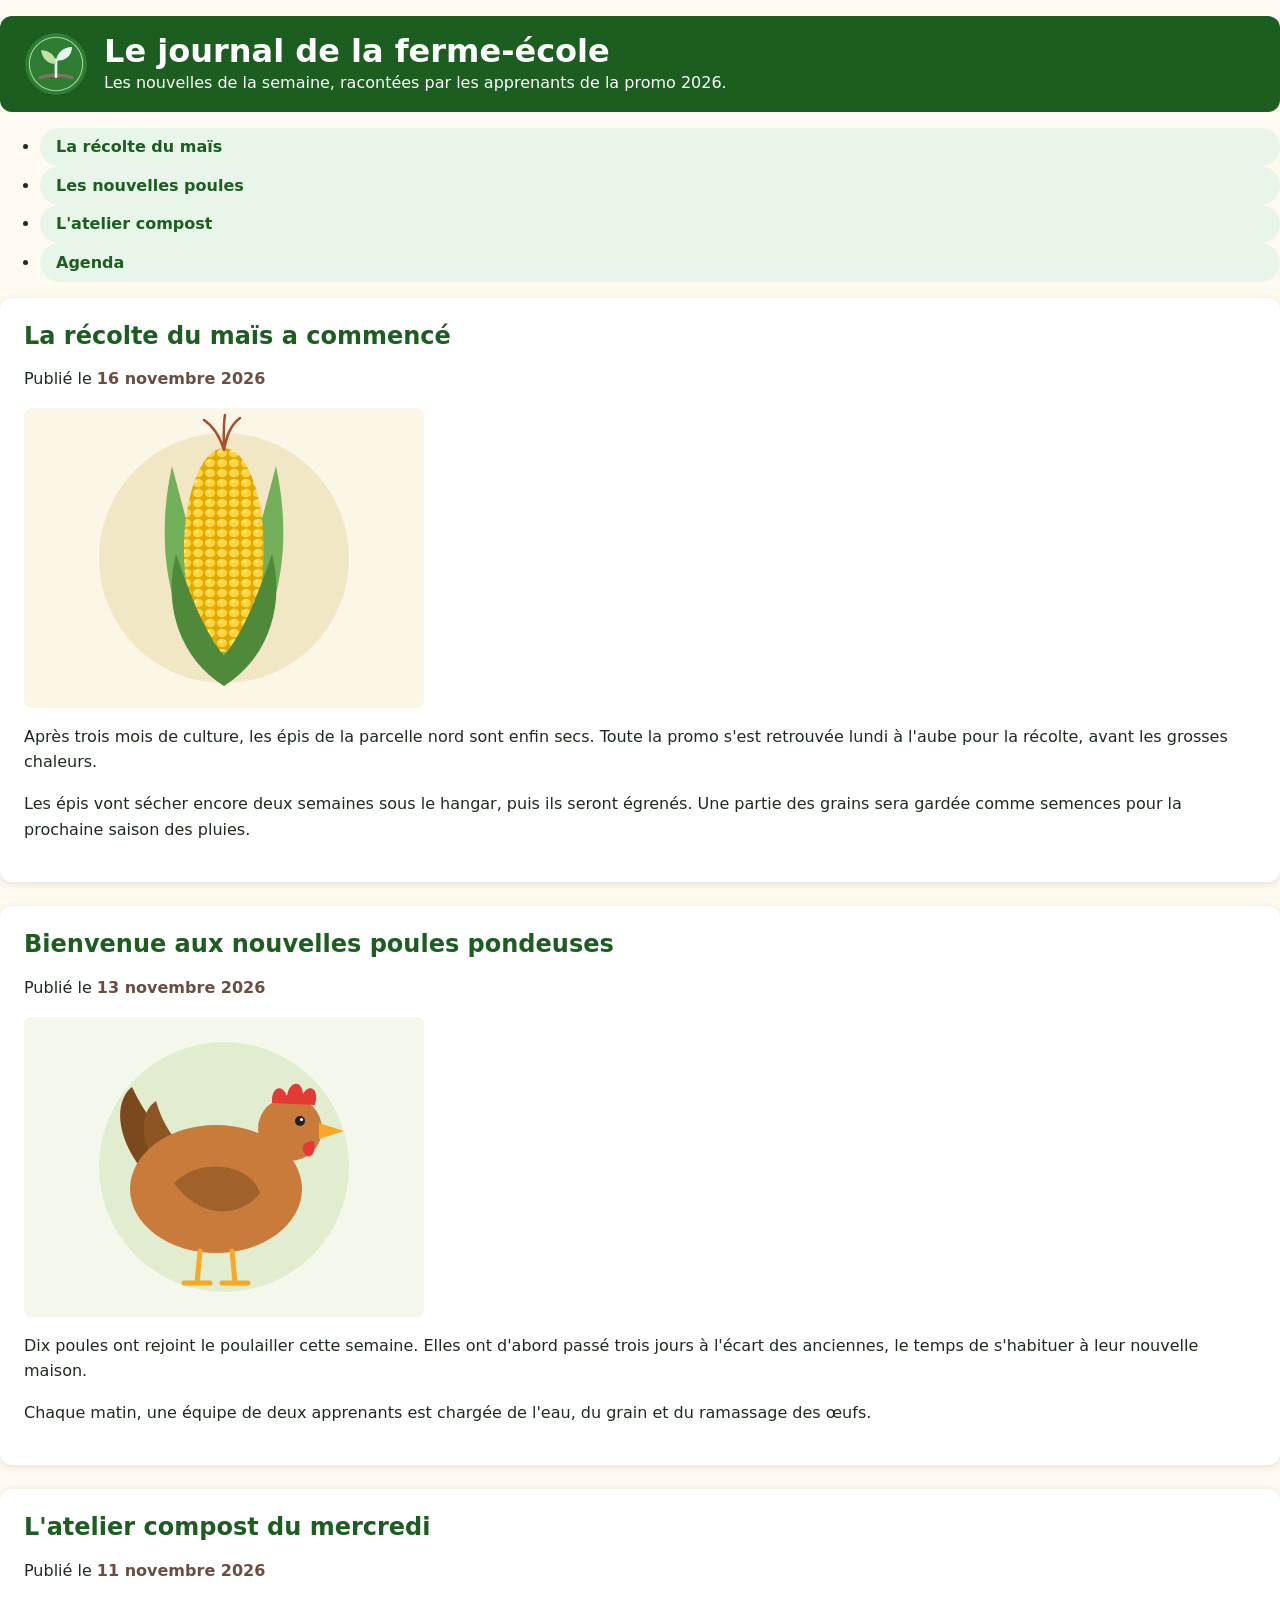
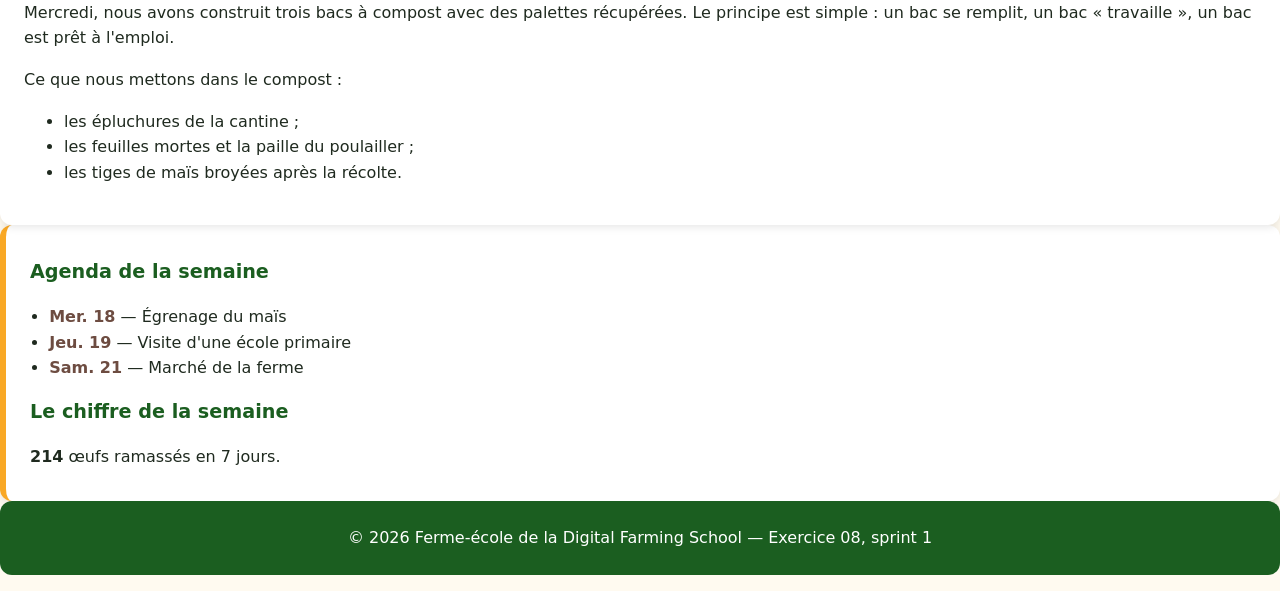
<file: niveau-2-pousse/08-mise-en-page-grid/index.html>
<!DOCTYPE html>
<html lang="fr">
<head>
  <meta charset="UTF-8">
  <meta name="viewport" content="width=device-width, initial-scale=1.0">
  <title>Le journal de la ferme-école</title>
  <link rel="stylesheet" href="css/style.css">
</head>
<body>
  <!--
    Page 100 % sémantique, SANS AUCUNE CLASSE : toute la mise en page
    se fait avec les balises comme sélecteurs (header, nav, main, aside, footer…).
  -->

  <!-- ===== EN-TÊTE ===== -->
  <header>
    <img src="images/logo.svg" alt="" width="64" height="64">
    <div>
      <h1>Le journal de la ferme-école</h1>
      <p>Les nouvelles de la semaine, racontées par les apprenants de la promo 2026.</p>
    </div>
  </header>

  <!-- ===== MENU ===== -->
  <nav aria-label="Sommaire du journal">
    <ul>
      <li><a href="#mais">La récolte du maïs</a></li>
      <li><a href="#poules">Les nouvelles poules</a></li>
      <li><a href="#compost">L'atelier compost</a></li>
      <li><a href="#agenda">Agenda</a></li>
    </ul>
  </nav>

  <!-- ===== CONTENU PRINCIPAL : les articles de la semaine ===== -->
  <main>

    <article id="mais">
      <h2>La récolte du maïs a commencé</h2>
      <p>Publié le <time datetime="2026-11-16">16 novembre 2026</time></p>
      <img src="images/mais.svg" alt="Épi de maïs jaune entouré de ses feuilles vertes" width="400" height="300">
      <p>
        Après trois mois de culture, les épis de la parcelle nord sont enfin secs. Toute la promo
        s'est retrouvée lundi à l'aube pour la récolte, avant les grosses chaleurs.
      </p>
      <p>
        Les épis vont sécher encore deux semaines sous le hangar, puis ils seront égrenés.
        Une partie des grains sera gardée comme semences pour la prochaine saison des pluies.
      </p>
    </article>

    <article id="poules">
      <h2>Bienvenue aux nouvelles poules pondeuses</h2>
      <p>Publié le <time datetime="2026-11-13">13 novembre 2026</time></p>
      <img src="images/poule.svg" alt="Poule rousse à crête rouge" width="400" height="300">
      <p>
        Dix poules ont rejoint le poulailler cette semaine. Elles ont d'abord passé trois jours
        à l'écart des anciennes, le temps de s'habituer à leur nouvelle maison.
      </p>
      <p>
        Chaque matin, une équipe de deux apprenants est chargée de l'eau, du grain et du ramassage des œufs.
      </p>
    </article>

    <article id="compost">
      <h2>L'atelier compost du mercredi</h2>
      <p>Publié le <time datetime="2026-11-11">11 novembre 2026</time></p>
      <p>
        Mercredi, nous avons construit trois bacs à compost avec des palettes récupérées.
        Le principe est simple : un bac se remplit, un bac « travaille », un bac est prêt à l'emploi.
      </p>
      <p>Ce que nous mettons dans le compost :</p>
      <ul>
        <li>les épluchures de la cantine ;</li>
        <li>les feuilles mortes et la paille du poulailler ;</li>
        <li>les tiges de maïs broyées après la récolte.</li>
      </ul>
    </article>

  </main>

  <!-- ===== ENCADRÉ : contenu complémentaire ===== -->
  <aside id="agenda">
    <h2>Agenda de la semaine</h2>
    <ul>
      <li><time datetime="2026-11-18">Mer. 18</time> — Égrenage du maïs</li>
      <li><time datetime="2026-11-19">Jeu. 19</time> — Visite d'une école primaire</li>
      <li><time datetime="2026-11-21">Sam. 21</time> — Marché de la ferme</li>
    </ul>
    <h2>Le chiffre de la semaine</h2>
    <p><strong>214</strong> œufs ramassés en 7 jours.</p>
  </aside>

  <!-- ===== PIED DE PAGE ===== -->
  <footer>
    <p>© 2026 Ferme-école de la Digital Farming School — Exercice 08, sprint 1</p>
  </footer>

</body>
</html>
</file>
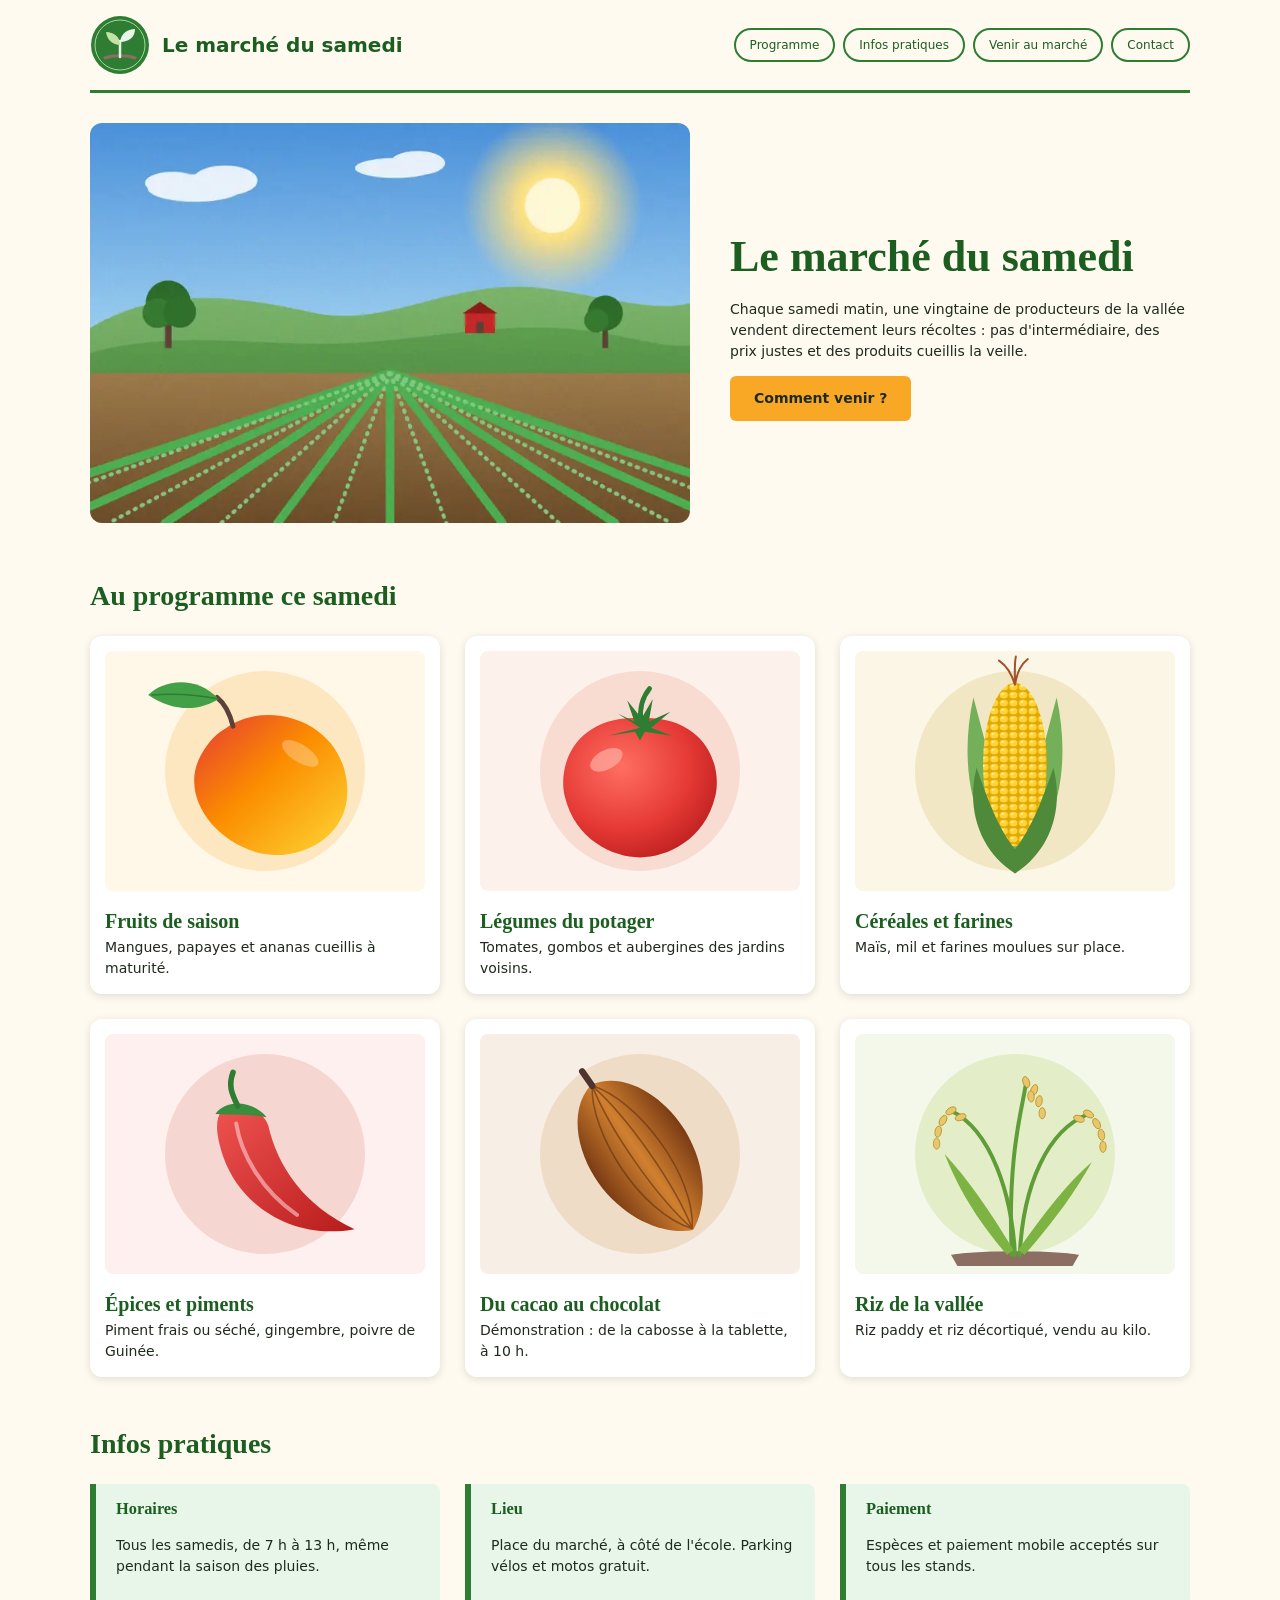
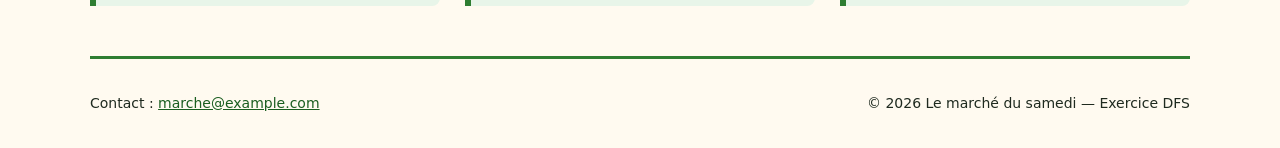
<file: niveau-3-arbre/09-responsive/index.html>
<!DOCTYPE html>
<html lang="fr">
<head>
  <meta charset="UTF-8">
  <!-- Expérience de l'étape 9 : cette ligne dit au téléphone « utilise ta vraie largeur d'écran ».
       Supprimez-la, observez la page dans le mode appareil de F12, puis remettez-la. -->
  <meta name="viewport" content="width=device-width, initial-scale=1.0">
  <title>Le marché du samedi — Produits frais de la vallée</title>
  <link rel="stylesheet" href="css/style.css">
</head>
<body>

  <!-- ===== EN-TÊTE : logo + nom du site, puis le menu ===== -->
  <header class="entete">
    <!-- Le logo et le nom forment un seul lien vers l'accueil : l'image est donc décorative (alt="") -->
    <a class="marque" href="index.html">
      <img src="images/logo.svg" alt="" width="60" height="60">
      <span>Le marché du samedi</span>
    </a>

    <nav aria-label="Menu principal">
      <ul class="menu">
        <li><a href="#programme">Programme</a></li>
        <li><a href="#infos">Infos pratiques</a></li>
        <li><a href="#venir">Venir au marché</a></li>
        <li><a href="#contact">Contact</a></li>
      </ul>
    </nav>
  </header>

  <main>

    <!-- ===== ACCUEIL : photo + présentation ===== -->
    <section class="accueil">
      <!-- Photo en WebP avec secours JPG (revoir l'exercice HTML 13) -->
      <picture>
        <source type="image/webp"
                srcset="images/parcelle-800.webp 800w, images/parcelle-1600.webp 1600w"
                sizes="(min-width: 900px) 600px, 100vw">
        <img src="images/parcelle-800.jpg"
             srcset="images/parcelle-800.jpg 800w, images/parcelle-1600.jpg 1600w"
             sizes="(min-width: 900px) 600px, 100vw"
             alt="Champ cultivé en rangs sous le soleil, avec une ferme au loin"
             width="800" height="533">
      </picture>

      <div class="accueil-texte">
        <h1>Le marché du samedi</h1>
        <p>
          Chaque samedi matin, une vingtaine de producteurs de la vallée vendent
          directement leurs récoltes : pas d'intermédiaire, des prix justes
          et des produits cueillis la veille.
        </p>
        <a class="bouton" href="#venir">Comment venir ?</a>
      </div>
    </section>

    <!-- ===== PROGRAMME : 6 cartes ===== -->
    <section id="programme">
      <h2>Au programme ce samedi</h2>

      <div class="cartes">
        <article class="carte">
          <img src="images/mangue.svg" alt="" width="400" height="300" loading="lazy">
          <h3>Fruits de saison</h3>
          <p>Mangues, papayes et ananas cueillis à maturité.</p>
        </article>

        <article class="carte">
          <img src="images/tomate.svg" alt="" width="400" height="300" loading="lazy">
          <h3>Légumes du potager</h3>
          <p>Tomates, gombos et aubergines des jardins voisins.</p>
        </article>

        <article class="carte">
          <img src="images/mais.svg" alt="" width="400" height="300" loading="lazy">
          <h3>Céréales et farines</h3>
          <p>Maïs, mil et farines moulues sur place.</p>
        </article>

        <article class="carte">
          <img src="images/piment.svg" alt="" width="400" height="300" loading="lazy">
          <h3>Épices et piments</h3>
          <p>Piment frais ou séché, gingembre, poivre de Guinée.</p>
        </article>

        <article class="carte">
          <img src="images/cacao.svg" alt="" width="400" height="300" loading="lazy">
          <h3>Du cacao au chocolat</h3>
          <p>Démonstration : de la cabosse à la tablette, à 10 h.</p>
        </article>

        <article class="carte">
          <img src="images/riz.svg" alt="" width="400" height="300" loading="lazy">
          <h3>Riz de la vallée</h3>
          <p>Riz paddy et riz décortiqué, vendu au kilo.</p>
        </article>
      </div>
    </section>

    <!-- ===== INFOS PRATIQUES : 3 blocs ===== -->
    <section id="infos">
      <h2>Infos pratiques</h2>

      <div class="infos">
        <div class="info">
          <h3>Horaires</h3>
          <p>Tous les samedis, de 7 h à 13 h, même pendant la saison des pluies.</p>
        </div>
        <div class="info" id="venir">
          <h3>Lieu</h3>
          <p>Place du marché, à côté de l'école. Parking vélos et motos gratuit.</p>
        </div>
        <div class="info">
          <h3>Paiement</h3>
          <p>Espèces et paiement mobile acceptés sur tous les stands.</p>
        </div>
      </div>
    </section>

  </main>

  <!-- ===== PIED DE PAGE ===== -->
  <footer class="pied" id="contact">
    <p>Contact : <a href="mailto:marche@example.com">marche@example.com</a></p>
    <p>© 2026 Le marché du samedi — Exercice DFS</p>
  </footer>

</body>
</html>
</file>
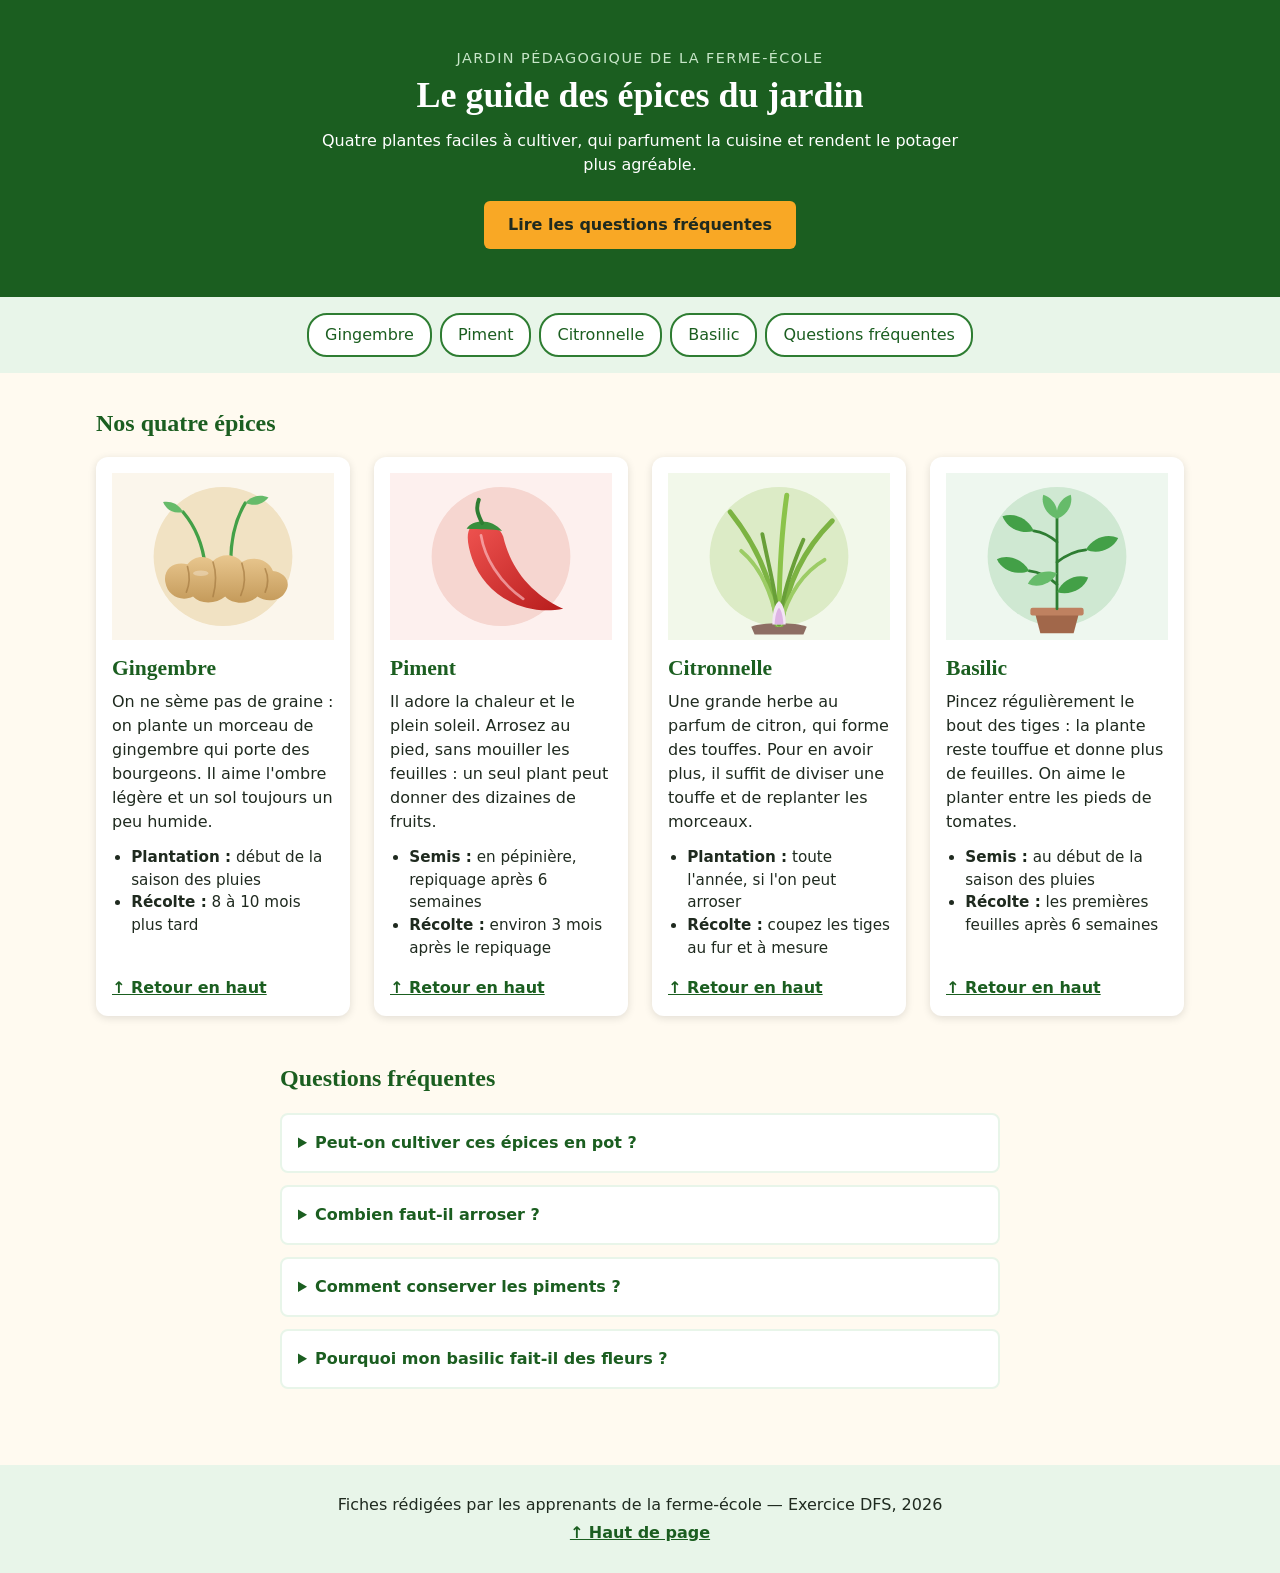
<file: niveau-3-arbre/10-interactivite/index.html>
<!DOCTYPE html>
<html lang="fr">
<head>
  <meta charset="UTF-8">
  <meta name="viewport" content="width=device-width, initial-scale=1.0">
  <title>Le guide des épices du jardin — Ferme-école</title>
  <link rel="stylesheet" href="css/style.css">
</head>
<body>

  <!-- ===== EN-TÊTE : id="haut" sert de cible aux liens « Retour en haut » ===== -->
  <header class="entete" id="haut">
    <p class="surtitre">Jardin pédagogique de la ferme-école</p>
    <h1>Le guide des épices du jardin</h1>
    <p class="intro">
      Quatre plantes faciles à cultiver, qui parfument la cuisine
      et rendent le potager plus agréable.
    </p>
    <a class="bouton" href="#faq">Lire les questions fréquentes</a>
  </header>

  <!-- ===== SOMMAIRE : chaque lien vise l'id d'une carte ===== -->
  <nav class="sommaire" aria-label="Sommaire">
    <ul>
      <li><a href="#gingembre">Gingembre</a></li>
      <li><a href="#piment">Piment</a></li>
      <li><a href="#citronnelle">Citronnelle</a></li>
      <li><a href="#basilic">Basilic</a></li>
      <li><a href="#faq">Questions fréquentes</a></li>
    </ul>
  </nav>

  <main>

    <!-- ===== LES 4 ÉPICES : une carte par plante ===== -->
    <section class="epices">
      <h2>Nos quatre épices</h2>

      <div class="cartes">

        <article class="carte" id="gingembre">
          <!-- Le cadre sert à « couper » l'image quand elle grossit (zoom au survol) -->
          <div class="cadre-image">
            <img src="images/gingembre.svg" alt="Morceau de gingembre beige d'où sortent deux jeunes pousses vertes" width="400" height="300">
          </div>
          <h3>Gingembre</h3>
          <p>
            On ne sème pas de graine : on plante un morceau de gingembre qui porte des bourgeons.
            Il aime l'ombre légère et un sol toujours un peu humide.
          </p>
          <ul class="fiche">
            <li><strong>Plantation :</strong> début de la saison des pluies</li>
            <li><strong>Récolte :</strong> 8 à 10 mois plus tard</li>
          </ul>
          <a class="retour" href="#haut">↑ Retour en haut</a>
        </article>

        <article class="carte" id="piment">
          <div class="cadre-image">
            <img src="images/piment.svg" alt="Piment rouge vif avec sa queue verte" width="400" height="300">
          </div>
          <h3>Piment</h3>
          <p>
            Il adore la chaleur et le plein soleil. Arrosez au pied, sans mouiller les feuilles :
            un seul plant peut donner des dizaines de fruits.
          </p>
          <ul class="fiche">
            <li><strong>Semis :</strong> en pépinière, repiquage après 6 semaines</li>
            <li><strong>Récolte :</strong> environ 3 mois après le repiquage</li>
          </ul>
          <a class="retour" href="#haut">↑ Retour en haut</a>
        </article>

        <article class="carte" id="citronnelle">
          <div class="cadre-image">
            <img src="images/citronnelle.svg" alt="Touffe de citronnelle aux longues feuilles fines" width="400" height="300">
          </div>
          <h3>Citronnelle</h3>
          <p>
            Une grande herbe au parfum de citron, qui forme des touffes.
            Pour en avoir plus, il suffit de diviser une touffe et de replanter les morceaux.
          </p>
          <ul class="fiche">
            <li><strong>Plantation :</strong> toute l'année, si l'on peut arroser</li>
            <li><strong>Récolte :</strong> coupez les tiges au fur et à mesure</li>
          </ul>
          <a class="retour" href="#haut">↑ Retour en haut</a>
        </article>

        <article class="carte" id="basilic">
          <div class="cadre-image">
            <img src="images/basilic.svg" alt="Plant de basilic aux feuilles vertes dans un pot en terre" width="400" height="300">
          </div>
          <h3>Basilic</h3>
          <p>
            Pincez régulièrement le bout des tiges : la plante reste touffue et donne plus de feuilles.
            On aime le planter entre les pieds de tomates.
          </p>
          <ul class="fiche">
            <li><strong>Semis :</strong> au début de la saison des pluies</li>
            <li><strong>Récolte :</strong> les premières feuilles après 6 semaines</li>
          </ul>
          <a class="retour" href="#haut">↑ Retour en haut</a>
        </article>

      </div>
    </section>

    <!-- ===== FAQ : <details> + <summary> = un accordéon qui s'ouvre au clic, sans JavaScript ===== -->
    <section class="faq" id="faq">
      <h2>Questions fréquentes</h2>

      <details>
        <summary>Peut-on cultiver ces épices en pot ?</summary>
        <p>
          Oui ! Le piment et le basilic poussent très bien dans un pot de 20 cm.
          Pour la citronnelle et le gingembre, choisissez un grand pot profond.
        </p>
      </details>

      <details>
        <summary>Combien faut-il arroser ?</summary>
        <p>
          Arrosez tôt le matin ou en fin de journée, quand le dessus de la terre est sec.
          Le gingembre demande plus d'eau que les trois autres.
        </p>
      </details>

      <details>
        <summary>Comment conserver les piments ?</summary>
        <p>
          Faites-les sécher au soleil sur une claie, à l'abri de la pluie,
          puis gardez-les entiers ou réduits en poudre dans un bocal fermé.
        </p>
      </details>

      <details>
        <summary>Pourquoi mon basilic fait-il des fleurs ?</summary>
        <p>
          C'est normal quand il fait chaud ou que la plante vieillit.
          Coupez les fleurs dès qu'elles apparaissent pour continuer à récolter des feuilles.
        </p>
      </details>
    </section>

  </main>

  <!-- ===== PIED DE PAGE ===== -->
  <footer class="pied">
    <p>Fiches rédigées par les apprenants de la ferme-école — Exercice DFS, 2026</p>
    <p><a href="#haut">↑ Haut de page</a></p>
  </footer>

</body>
</html>
</file>
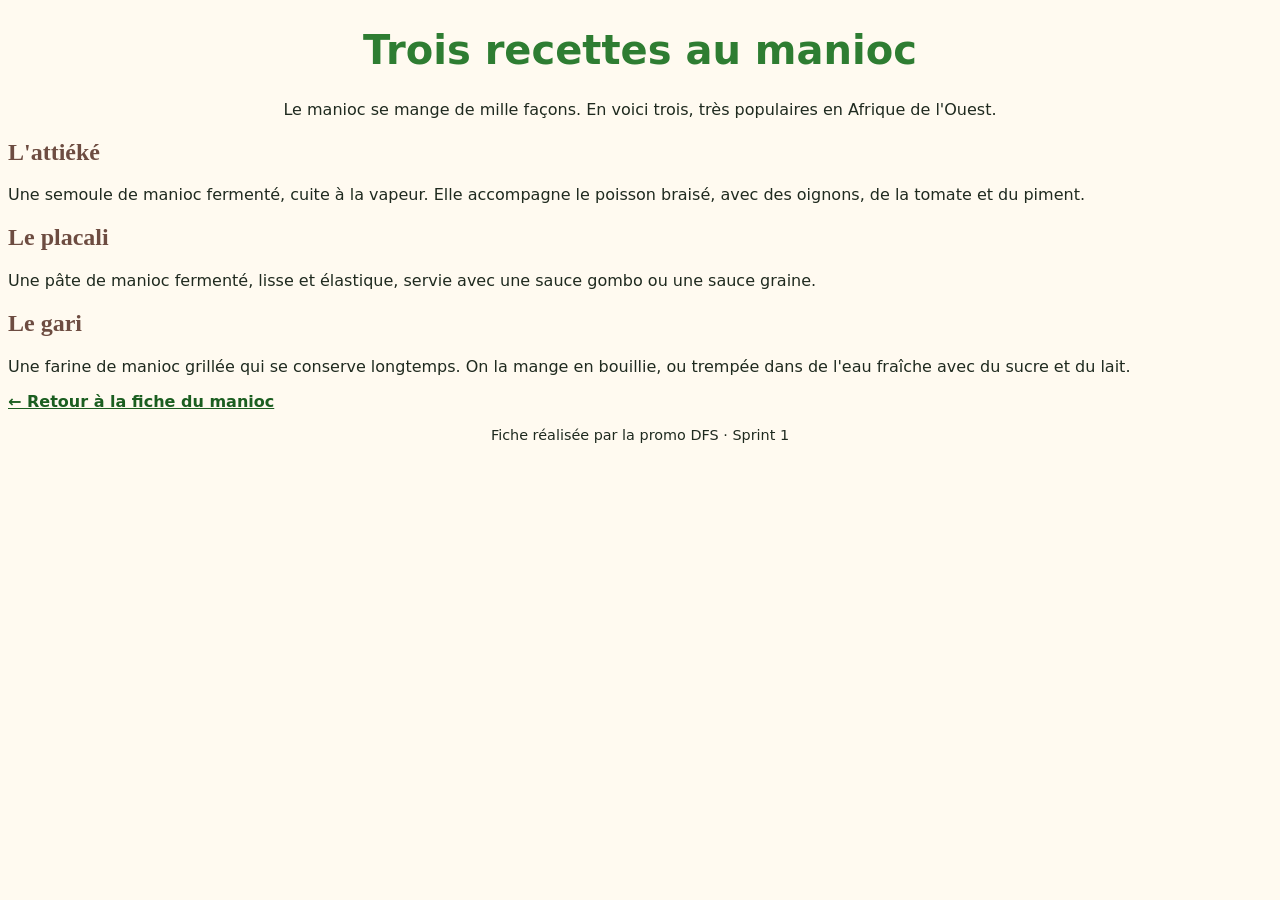
<file: niveau-1-graine/01-premiere-feuille-de-style/recettes.html>
<!DOCTYPE html>
<html lang="fr">
<head>
  <meta charset="UTF-8">
  <meta name="viewport" content="width=device-width, initial-scale=1.0">
  <title>Trois recettes au manioc</title>
  <!-- TODO 6 : liez cette page à la MÊME feuille de style que index.html (étape 6) -->
   <link rel="stylesheet" href="css/style.css">
</head>
<body>

  <!-- ===== EN-TÊTE ===== -->
  <header>
    <h1>Trois recettes au manioc</h1>
    <p>Le manioc se mange de mille façons. En voici trois, très populaires en Afrique de l'Ouest.</p>
  </header>

  <!-- ===== CONTENU PRINCIPAL ===== -->
  <main>
    <h2>L'attiéké</h2>
    <p>
      Une semoule de manioc fermenté, cuite à la vapeur. Elle accompagne le poisson braisé,
      avec des oignons, de la tomate et du piment.
    </p>

    <h2>Le placali</h2>
    <p>
      Une pâte de manioc fermenté, lisse et élastique, servie avec une sauce gombo
      ou une sauce graine.
    </p>

    <h2>Le gari</h2>
    <p>
      Une farine de manioc grillée qui se conserve longtemps. On la mange en bouillie,
      ou trempée dans de l'eau fraîche avec du sucre et du lait.
    </p>

    <p><a href="index.html">← Retour à la fiche du manioc</a></p>
  </main>

  <!-- ===== PIED DE PAGE ===== -->
  <footer>
    <p>Fiche réalisée par la promo DFS · Sprint 1</p>
  </footer>
</body>
</html>
</file>
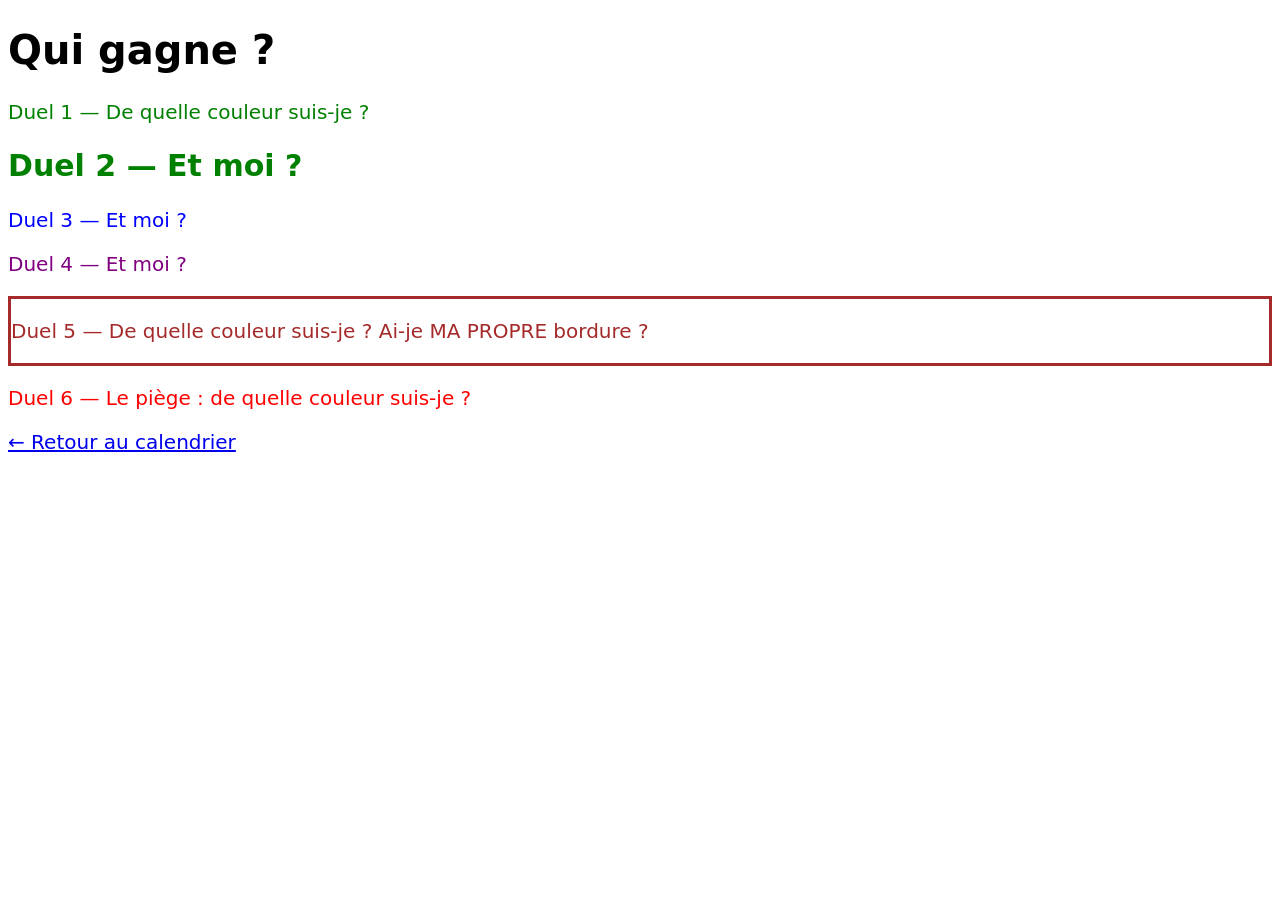
<file: niveau-1-graine/02-selecteurs-cascade/quiz.html>
<!DOCTYPE html>
<html lang="fr">
<head>
  <meta charset="UTF-8">
  <meta name="viewport" content="width=device-width, initial-scale=1.0">
  <title>Qui gagne ? — Le quiz de la cascade</title>
  <link rel="stylesheet" href="css/quiz.css">
</head>
<body>
  <!--
    Partie B du README : lisez d'abord css/quiz.css et ce fichier,
    remplissez le tableau de prédictions, et SEULEMENT ENSUITE ouvrez cette page.
  -->

  <h1>Qui gagne ?</h1>

  <!-- Duel 1 -->
  <p class="graine">Duel 1 — De quelle couleur suis-je ?</p>

  <!-- Duel 2 -->
  <h2 class="recolte">Duel 2 — Et moi ?</h2>

  <!-- Duel 3 -->
  <p id="arrosoir" class="outil">Duel 3 — Et moi ?</p>

  <!-- Duel 4 -->
  <p class="engrais" style="color: purple;">Duel 4 — Et moi ?</p>

  <!-- Duel 5 -->
  <div class="sol">
    <p>Duel 5 — De quelle couleur suis-je ? Ai-je MA PROPRE bordure ?</p>
  </div>

  <!-- Duel 6 -->
  <p id="tracteur" class="machine">Duel 6 — Le piège : de quelle couleur suis-je ?</p>

  <p><a href="index.html">← Retour au calendrier</a></p>
</body>
</html>
</file>
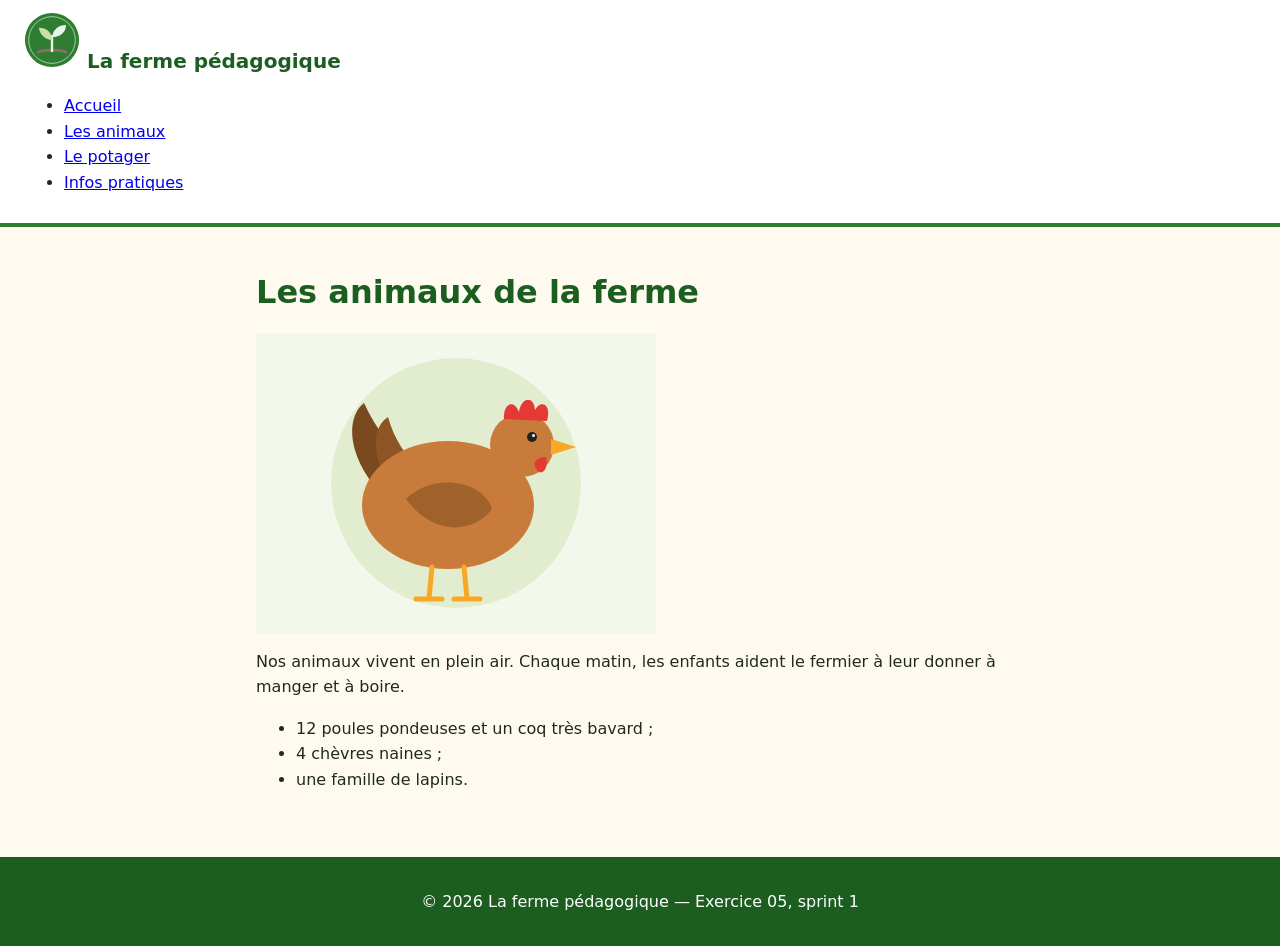
<file: niveau-2-pousse/05-menu-flexbox/animaux.html>
<!DOCTYPE html>
<html lang="fr">
<head>
  <meta charset="UTF-8">
  <meta name="viewport" content="width=device-width, initial-scale=1.0">
  <title>Les animaux — La ferme pédagogique</title>
  <link rel="stylesheet" href="css/style.css">
</head>
<body>

  <!-- ===== EN-TÊTE : identique sur les 4 pages ===== -->
  <header class="entete">
    <a class="logo" href="index.html">
      <img src="images/logo.svg" alt="" width="56" height="56">
      <span>La ferme pédagogique</span>
    </a>

    <!-- TODO 7 : ajoutez aria-current="page" sur le lien qui mène à CETTE page -->
    <nav aria-label="Menu principal">
      <ul class="menu">
        <li><a href="index.html">Accueil</a></li>
        <li><a href="animaux.html">Les animaux</a></li>
        <li><a href="potager.html">Le potager</a></li>
        <li><a href="infos.html">Infos pratiques</a></li>
      </ul>
    </nav>
  </header>

  <!-- ===== CONTENU ===== -->
  <main>
    <h1>Les animaux de la ferme</h1>
    <img src="images/poule.svg" alt="Poule rousse à crête rouge" width="400" height="300">
    <p>
      Nos animaux vivent en plein air. Chaque matin, les enfants aident le fermier
      à leur donner à manger et à boire.
    </p>
    <ul>
      <li>12 poules pondeuses et un coq très bavard ;</li>
      <li>4 chèvres naines ;</li>
      <li>une famille de lapins.</li>
    </ul>
  </main>

  <!-- ===== PIED DE PAGE ===== -->
  <footer>
    <p>© 2026 La ferme pédagogique — Exercice 05, sprint 1</p>
  </footer>

</body>
</html>
</file>
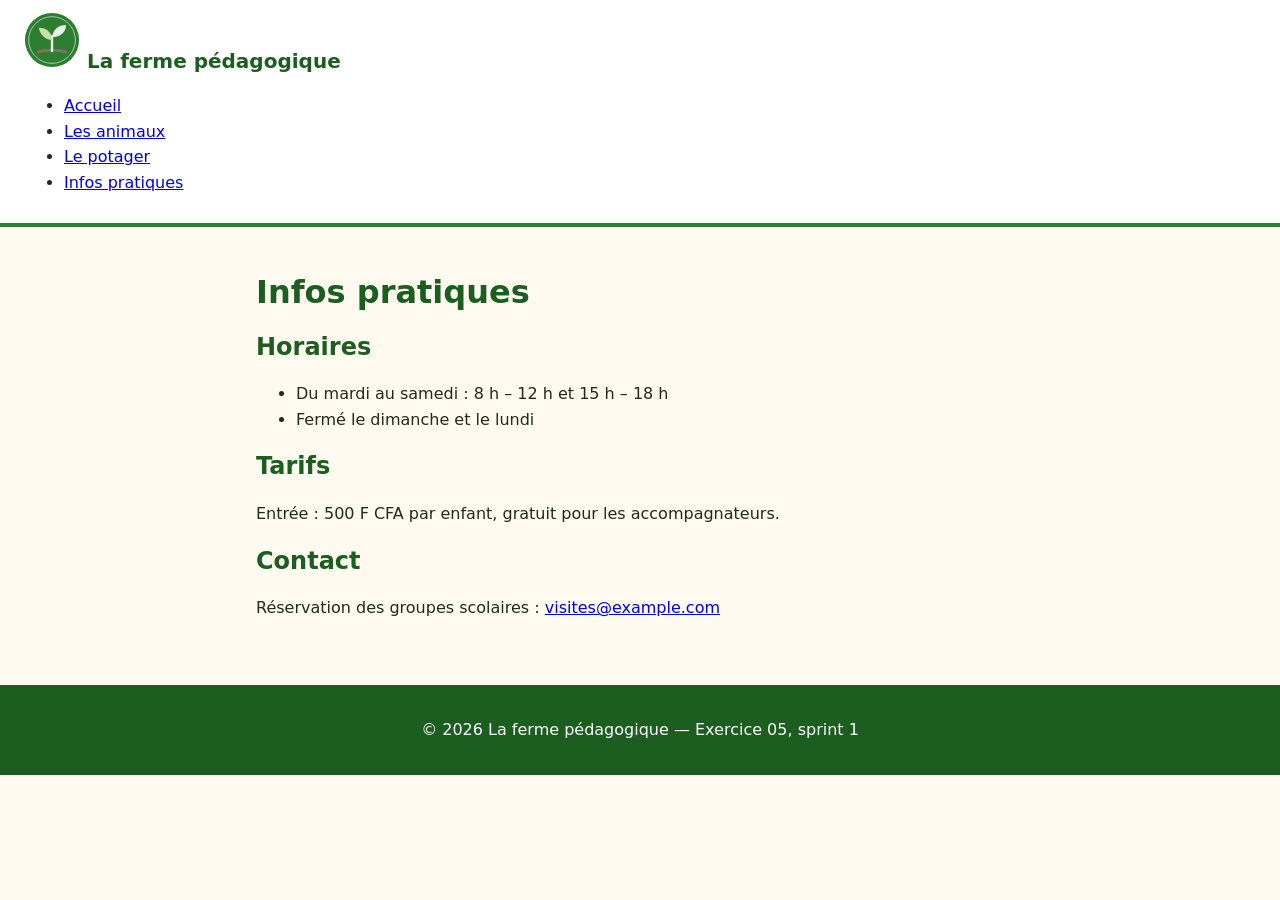
<file: niveau-2-pousse/05-menu-flexbox/infos.html>
<!DOCTYPE html>
<html lang="fr">
<head>
  <meta charset="UTF-8">
  <meta name="viewport" content="width=device-width, initial-scale=1.0">
  <title>Infos pratiques — La ferme pédagogique</title>
  <link rel="stylesheet" href="css/style.css">
</head>
<body>

  <!-- ===== EN-TÊTE : identique sur les 4 pages ===== -->
  <header class="entete">
    <a class="logo" href="index.html">
      <img src="images/logo.svg" alt="" width="56" height="56">
      <span>La ferme pédagogique</span>
    </a>

    <!-- TODO 7 : ajoutez aria-current="page" sur le lien qui mène à CETTE page -->
    <nav aria-label="Menu principal">
      <ul class="menu">
        <li><a href="index.html">Accueil</a></li>
        <li><a href="animaux.html">Les animaux</a></li>
        <li><a href="potager.html">Le potager</a></li>
        <li><a href="infos.html">Infos pratiques</a></li>
      </ul>
    </nav>
  </header>

  <!-- ===== CONTENU ===== -->
  <main>
    <h1>Infos pratiques</h1>
    <h2>Horaires</h2>
    <ul>
      <li>Du mardi au samedi : 8 h – 12 h et 15 h – 18 h</li>
      <li>Fermé le dimanche et le lundi</li>
    </ul>
    <h2>Tarifs</h2>
    <p>Entrée : 500 F CFA par enfant, gratuit pour les accompagnateurs.</p>
    <h2>Contact</h2>
    <p>Réservation des groupes scolaires : <a href="mailto:visites@example.com">visites@example.com</a></p>
  </main>

  <!-- ===== PIED DE PAGE ===== -->
  <footer>
    <p>© 2026 La ferme pédagogique — Exercice 05, sprint 1</p>
  </footer>

</body>
</html>
</file>
<file: niveau-1-graine/01-premiere-feuille-de-style/css/style.css>
/* css des pages index.html et recettes.html */

/* css du body */
body{
    background-color: #fffaf0;
    color:#1f2a1f;
    font-family:system-ui, -apple-system, "Segoe UI", Roboto, Ubuntu, sans-serif;;
}
/* css de l'entête*/
header{
    text-align: center;
}

/* css du grand titre*/
h1{
    color:#2e7d32;
    font-size:2.5rem ;
}

h2{
    color:#6d4c41;
    font-family:Georgia, "Times New Roman", serif;
}
/* css des liens */
a{
    color:#1b5e20;
    font-weight: bold;
}

/* css du pied de page*/
footer{
    text-align: center;
    font-size: 0.9rem;
}
</file>
<file: niveau-1-graine/02-selecteurs-cascade/css/style.css>
/* =====================================================
   Le calendrier du potager — feuille de style
   Les numéros des TODO correspondent aux étapes du README.
   ===================================================== */

/* ----- Déjà fait : la base de la page ----- */
body {
  background-color: #fffaf0;
  color: #1f2a1f;
  font-family: system-ui, -apple-system, "Segoe UI", Roboto, Ubuntu, sans-serif;
}

/* TODO 4 : sélecteur de BALISE — tous les <h2> en vert #2e7d32 */


/* TODO 5 : REGROUPEMENT — <h1> et <h2> avec la police Georgia, "Times New Roman", serif */


/* TODO 6 : sélecteur de CLASSE — .saison (recopiez les déclarations données dans le README) */


/* TODO 7 : DEUX CLASSES sur un même élément — .pluies (fond #e3f2fd) et .seche (fond #fff3e0) */


/* TODO 8 : .facile en vert foncé #1b5e20 ; .difficile en rouge #b71c1c et en gras */


/* TODO 9 : sélecteur d'IDENTIFIANT — #conseil */


/* TODO 11 : sélecteur DESCENDANT — les <h2> qui sont DANS #conseil, en brun #6d4c41 */
</file>
<file: niveau-1-graine/03-couleurs-polices/css/style.css>
/* =====================================================
   Le carnet de recettes — feuille de style
   Les numéros des TODO correspondent aux étapes du README.
   ===================================================== */

/* TODO 1 : déclarez ici les couleurs et les polices de la charte graphique (variables) */
:root {

}

/* TODO 2 : fond, couleur du texte, police du texte et interligne de toute la page */
body {

}

/* TODO 3 : police et couleur des grands titres (h1 et h2) */


/* TODO 4 : tailles des titres en rem (h1, h2, h3) */


/* TODO 5 : les intertitres h3 (Ingrédients, Préparation) : majuscules, espacés, couleur d'accent */


/* TODO 6 : la ligne d'informations .infos */


/* TODO 7 : l'encadré .astuce */


/* TODO 8 : les liens */


/* TODO 9 : la longueur des lignes du contenu principal */


/* ----- Déjà fait : les images (on verra pourquoi à l'exercice 04) ----- */
figure {
  margin: 1rem 0;
}

img {
  max-width: 100%;
  height: auto;
}
</file>
<file: niveau-1-graine/04-modele-de-boite/css/style.css>
/* =====================================================
   Les sachets de graines — feuille de style
   Les numéros des TODO correspondent aux étapes du README.
   ===================================================== */

/* TODO 5 : la règle box-sizing s'écrit ICI, tout en haut du fichier (étape 5) */


/* ----- Déjà fait : la charte graphique (exercice 03) ----- */
:root {
  --vert: #2e7d32;
  --vert-clair: #e8f5e9;
  --terre: #6d4c41;
  --soleil: #f9a825;
  --creme: #fffaf0;
  --texte: #1f2a1f;
  --bordure: #e0d6cc;
  --police-titres: Georgia, "Times New Roman", serif;
  --police-texte: system-ui, -apple-system, "Segoe UI", Roboto, Ubuntu, sans-serif;
}

body {
  background-color: var(--creme);
  color: var(--texte);
  font-family: var(--police-texte);
  line-height: 1.6;
}

h1,
h2 {
  font-family: var(--police-titres);
  color: var(--vert);
}

.intro {
  font-size: 1.1rem;
  text-align: center;
}

.prix {
  color: var(--terre);
  font-weight: bold;
}

/* ----- À vous : le modèle de boîte ----- */

/* TODO 1 : supprimez la marge par défaut du body */


/* TODO 2 : l'en-tête : fond vert clair, bordure basse, marges intérieures, texte centré */


/* TODO 3 : le contenu principal : une colonne de 40rem maximum, centrée */


/* TODO 4 : chaque .sachet devient une carte */


/* TODO 6 : les images des sachets */


/* TODO 7 : le badge */


/* TODO 8 : l'ombre des cartes (ajoutez-la dans la règle .sachet) */


/* TODO 9 : le pied de page */
</file>
<file: niveau-2-pousse/05-menu-flexbox/css/style.css>
/* =========================================================
   La ferme pédagogique — feuille de style commune aux 4 pages
   Exercice 05 : un menu avec Flexbox
   ========================================================= */

/* ===== VARIABLES : la charte graphique ===== */
:root {
  --vert: #2e7d32;
  --vert-fonce: #1b5e20;
  --vert-clair: #e8f5e9;
  --soleil: #f9a825;
  --creme: #fffaf0;
  --blanc: #ffffff;
  --texte: #1f2a1f;
}

/* ===== BASE (déjà faite : vous n'avez rien à changer ici) ===== */
*,
*::before,
*::after {
  box-sizing: border-box;
}

body {
  margin: 0;
  font-family: system-ui, -apple-system, "Segoe UI", Roboto, Ubuntu, sans-serif;
  line-height: 1.6;
  color: var(--texte);
  background-color: var(--creme);
}

main {
  max-width: 50rem;
  margin: 0 auto;
  padding: 1.5rem 1rem 3rem;
}

h1,
h2 {
  color: var(--vert-fonce);
  line-height: 1.2;
}

main img {
  display: block;
  max-width: 100%;
  height: auto;
}

footer {
  padding: 1rem;
  text-align: center;
  color: var(--blanc);
  background-color: var(--vert-fonce);
}

/* ===== EN-TÊTE ===== */
.entete {
  padding: 0.75rem 1.5rem;
  background-color: var(--blanc);
  border-bottom: 4px solid var(--vert);
  /* TODO 5 : le logo à gauche, le menu à droite, centrés verticalement */

  /* TODO 8 : autoriser le passage à la ligne + un espace entre le logo et le menu */

}

/* TODO 4 : l'image et le nom du site côte à côte, centrés verticalement, espacés */
.logo {
  font-size: 1.25rem;
  font-weight: bold;
  color: var(--vert-fonce);
  text-decoration: none;
}

/* ===== MENU ===== */
.menu {
  /* TODO 1 : retirer les puces, la marge et le retrait de la liste */

  /* TODO 2 : placer les éléments de la liste côte à côte, avec un espace entre eux */

  /* TODO 8 : autoriser le passage à la ligne */

}

/* TODO 3 : des liens qui ressemblent à des boutons */
.menu a {

}

/* TODO 6 : survol à la souris (:hover) et focus au clavier (:focus-visible) */


/* TODO 7 : mettre en valeur le lien de la page en cours (sélecteur d'attribut) */
</file>
<file: niveau-2-pousse/06-cartes-flexbox/css/style.css>
/* =========================================================
   Coopérative Terre Fertile — page « Nos produits »
   Exercice 06 : cartes et bannière avec Flexbox
   ========================================================= */

/* ===== VARIABLES : la charte graphique ===== */
:root {
  --vert: #2e7d32;
  --vert-fonce: #1b5e20;
  --vert-clair: #e8f5e9;
  --soleil: #f9a825;
  --soleil-clair: #ffd54f;
  --creme: #fffaf0;
  --blanc: #ffffff;
  --texte: #1f2a1f;
  --ombre: 0 2px 8px rgba(0, 0, 0, 0.12);
}

/* ===== BASE (fournie) ===== */
*,
*::before,
*::after {
  box-sizing: border-box;
}

body {
  margin: 0;
  font-family: system-ui, -apple-system, "Segoe UI", Roboto, Ubuntu, sans-serif;
  line-height: 1.5;
  color: var(--texte);
  background-color: var(--creme);
}

h1,
h2,
h3 {
  line-height: 1.2;
}

/* TODO 2 : des images fluides (jamais plus larges que leur conteneur,
            proportions conservées, sans espace en dessous) */
img {

}

/* Bouton (fourni) : un lien qui ressemble à un bouton */
.bouton {
  display: inline-block;
  padding: 0.6rem 1.2rem;
  border-radius: 0.5rem;
  font-weight: bold;
  color: var(--blanc);
  background-color: var(--vert);
  text-decoration: none;
}

.bouton:hover {
  background-color: var(--vert-fonce);
}

.bouton:focus-visible {
  outline: 3px solid var(--vert-fonce);
  outline-offset: 2px;
}

/* Variante pour fond foncé : texte foncé sur jaune (contraste suffisant) */
.bouton-clair {
  color: var(--texte);
  background-color: var(--soleil);
}

.bouton-clair:focus-visible {
  outline-color: var(--soleil);
}

.bouton-clair:hover {
  background-color: var(--blanc);
}

/* ===== EN-TÊTE ===== */
.bandeau {
  padding: 0.5rem 1.5rem;
  background-color: var(--blanc);
  /* TODO 1 : rappel de l'exercice 05 — logo et nom côte à côte, centrés, espacés */

}

.nom-site {
  margin: 0;
  font-size: 1.25rem;
  font-weight: bold;
  color: var(--vert-fonce);
}

/* ===== BANNIÈRE ===== */
.banniere {
  padding: 2rem 1.5rem;
  text-align: center;
  color: var(--blanc);
  background-color: var(--vert-fonce);
  background-image: linear-gradient(135deg, var(--vert-fonce), var(--vert));
  /* TODO 3 : titre, texte et bouton les uns sous les autres,
              centrés horizontalement ET verticalement dans une bannière de 22rem de haut */

}

.banniere h1 {
  margin: 0 0 0.5rem;
  font-size: 2.5rem;
}

.banniere p {
  max-width: 35rem;
  margin: 0 0 1.5rem;
  font-size: 1.2rem;
}

/* ===== PRODUITS ===== */
.produits {
  max-width: 64rem;
  margin: 0 auto;
  padding: 2rem 1rem 3rem;
}

.produits h2 {
  color: var(--vert-fonce);
  text-align: center;
}

/* TODO 4 : les cartes côte à côte, espacées de 1.5rem */
/* TODO 5 : … et qui passent à la ligne */
.cartes {

}

.carte {
  padding: 1rem;
  border-radius: 0.75rem;
  background-color: var(--blanc);
  box-shadow: var(--ombre);
  /* TODO 5 : chaque carte part d'une largeur de 16rem, peut grandir et rétrécir */

  /* TODO 6 : le contenu de la carte en colonne */

}

.carte img {
  border-radius: 0.5rem;
}

.carte h3 {
  margin: 1rem 0 0.25rem;
  color: var(--vert-fonce);
}

.carte p {
  margin: 0 0 1rem;
}

/* TODO 6 : le bouton de chaque carte poussé tout en bas,
            et pas étiré sur toute la largeur */
.carte .bouton {

}

/* ===== PIED DE PAGE ===== */
.pied {
  padding: 2rem 1.5rem 1rem;
  color: var(--blanc);
  background-color: var(--vert-fonce);
}

/* TODO 7 : trois colonnes qui passent à la ligne quand la place manque */
.pied-colonnes {
  max-width: 64rem;
  margin: 0 auto;
}

.pied-colonnes section {

}

.pied h2 {
  margin: 0 0 0.5rem;
  font-size: 1.1rem;
  color: var(--soleil-clair);
}

.pied a {
  color: var(--blanc);
}

.copyright {
  margin: 1.5rem 0 0;
  text-align: center;
  font-size: 0.9rem;
}
</file>
<file: niveau-2-pousse/07-galerie-grid/css/style.css>
/* =========================================================
   Le grand marché en images — galerie
   Exercice 07 : une galerie d'images avec Grid
   ========================================================= */

/* ===== VARIABLES : la charte graphique ===== */
:root {
  --vert: #2e7d32;
  --vert-fonce: #1b5e20;
  --terre: #6d4c41;
  --creme: #fffaf0;
  --blanc: #ffffff;
  --texte: #1f2a1f;
  --ombre: 0 2px 8px rgba(0, 0, 0, 0.12);
}

/* ===== BASE (déjà faite : vous n'avez rien à changer ici) ===== */
*,
*::before,
*::after {
  box-sizing: border-box;
}

body {
  margin: 0;
  font-family: system-ui, -apple-system, "Segoe UI", Roboto, Ubuntu, sans-serif;
  line-height: 1.5;
  color: var(--texte);
  background-color: var(--creme);
}

/* Images fluides (exercice 06) */
img {
  display: block;
  max-width: 100%;
  height: auto;
}

header {
  padding: 2rem 1rem 1rem;
  text-align: center;
}

header h1 {
  margin: 0 0 0.5rem;
  color: var(--vert-fonce);
}

header p {
  margin: 0;
  color: var(--terre);
}

main {
  max-width: 64rem;
  margin: 0 auto;
  padding: 1.5rem 1rem 3rem;
}

footer {
  padding: 1rem;
  text-align: center;
  font-size: 0.9rem;
  color: var(--blanc);
  background-color: var(--vert-fonce);
}

/* ===== LA GALERIE ===== */
.galerie {
  /* TODO 1 : une grille de 3 colonnes égales, avec un espace de 1rem entre les cases */

  /* TODO 2 : remplacer les 3 colonnes fixes par « autant de colonnes de 12rem minimum que possible » */

}

/* TODO 5 : chaque vignette (figure) devient une petite carte */
.galerie figure {

}

/* TODO 3 : toutes les images ont la même forme (4/3)… */
/* TODO 4 : …et sont recadrées au lieu d'être déformées */
.galerie img {

}

.galerie figcaption {
  /* TODO 5 : un peu d'espace autour de la légende */

}

/* TODO 6 : l'image panoramique occupe toute la largeur de la grille */


/* TODO 7 : l'image en hauteur occupe deux rangées et son image remplit toute la hauteur */
</file>
<file: niveau-2-pousse/08-mise-en-page-grid/css/style.css>
/* =========================================================
   Le journal de la ferme-école — mise en page complète
   Exercice 08 : mettre en page un site entier avec Grid
   Aucune classe : les balises sémantiques servent de sélecteurs.
   ========================================================= */

/* ===== VARIABLES : la charte graphique ===== */
:root {
  --vert: #2e7d32;
  --vert-fonce: #1b5e20;
  --vert-clair: #e8f5e9;
  --soleil: #f9a825;
  --terre: #6d4c41;
  --creme: #fffaf0;
  --blanc: #ffffff;
  --texte: #1f2a1f;
  --rayon: 0.75rem;
  --ombre: 0 2px 8px rgba(0, 0, 0, 0.1);
}

*,
*::before,
*::after {
  box-sizing: border-box;
}

/* ===== LA GRILLE DE LA PAGE ===== */
body {
  margin: 0;
  font-family: system-ui, -apple-system, "Segoe UI", Roboto, Ubuntu, sans-serif;
  line-height: 1.6;
  color: var(--texte);
  background-color: var(--creme);

  /* TODO 2 : une grille de 2 colonnes (le reste | 18rem), le « plan » de la page
              avec grid-template-areas, et un espace de 1.5rem entre les zones */

  /* TODO 3 : le pied de page toujours en bas (rangées + hauteur minimale) */

  /* TODO 4 : une page centrée, de 70rem maximum, avec 1rem de marge intérieure à gauche et à droite */

}

/* TODO 1 : donner un nom de zone (grid-area) à header, nav, main, aside et footer */


/* ===== EN-TÊTE (décor fourni) ===== */
header {
  display: flex;
  align-items: center;
  gap: 1rem;
  margin-top: 1rem;
  padding: 1rem 1.5rem;
  border-radius: var(--rayon);
  color: var(--blanc);
  background-color: var(--vert-fonce);
}

header h1 {
  margin: 0;
  line-height: 1.2;
}

header p {
  margin: 0;
}

/* ===== MENU ===== */
/* TODO 5 : rappel de l'exercice 05 — une liste sans puces ni marges,
            des liens côte à côte qui passent à la ligne, espacés de 0.5rem */
nav ul {

}

nav a {
  display: block;
  padding: 0.4rem 1rem;
  border-radius: 999px;
  font-weight: bold;
  color: var(--vert-fonce);
  background-color: var(--vert-clair);
  text-decoration: none;
}

nav a:hover {
  color: var(--blanc);
  background-color: var(--vert);
}

nav a:focus-visible {
  outline: 3px solid var(--vert-fonce);
  outline-offset: 2px;
}

/* ===== ARTICLES (décor fourni) ===== */
/* Une petite grille d'une seule colonne : juste pour espacer les articles avec gap */
main {
  display: grid;
  gap: 1.5rem;
  align-content: start;
}

article {
  padding: 1.5rem;
  border-radius: var(--rayon);
  background-color: var(--blanc);
  box-shadow: var(--ombre);
}

article h2 {
  margin: 0 0 0.25rem;
  line-height: 1.2;
  color: var(--vert-fonce);
}

time {
  font-weight: bold;
  color: var(--terre);
}

article img {
  display: block;
  max-width: 100%;
  height: auto;
  border-radius: 0.5rem;
}

/* ===== ENCADRÉ ===== */
aside {
  padding: 1rem 1.5rem;
  border-left: 6px solid var(--soleil);
  border-radius: var(--rayon);
  background-color: var(--blanc);
  box-shadow: var(--ombre);
  /* TODO 6 : l'encadré reste visible (« collé » à 1rem du haut) quand on fait défiler la page */

}

aside h2 {
  font-size: 1.2rem;
  color: var(--vert-fonce);
}

aside ul {
  padding-left: 1.2rem;
}

/* ===== PIED DE PAGE ===== */
footer {
  margin-bottom: 1rem;
  padding: 0.5rem 1.5rem;
  border-radius: var(--rayon);
  text-align: center;
  color: var(--blanc);
  background-color: var(--vert-fonce);
}

/* ===== ÉCRANS ÉTROITS ===== */
/* TODO 7 : en dessous de 700px de large, une seule colonne (redessinez le plan !) */
</file>
<file: niveau-3-arbre/09-responsive/css/style.css>
/* =========================================================
   Le marché du samedi — feuille de style « ORDINATEUR SEULEMENT »
   Elle a été écrite pour un écran de 1280 px de large.
   Sur un téléphone, la page déborde et il faut défiler sur le côté.
   Votre mission : la rendre responsive, en « mobile first ».
   Les numéros TODO correspondent aux étapes du README.
   ========================================================= */

/* ===== VARIABLES : la charte graphique ===== */
:root {
  --vert: #2e7d32;
  --vert-fonce: #1b5e20;
  --vert-clair: #e8f5e9;
  --soleil: #f9a825;
  --creme: #fffaf0;
  --texte: #1f2a1f;
}

/* Les largeurs incluent padding et bordure (exercice 04) */
*,
*::before,
*::after {
  box-sizing: border-box;
}

/* ===== PAGE ===== */
/* TODO 1 : une largeur FIXE de 1100 px… sur un écran de 375 px ? */
/* TODO 3 : 14 px, c'est petit sur un téléphone. Laissez la taille par défaut (1rem = 16 px). */
body {
  width: 1100px;
  margin: 0 auto;
  font-family: system-ui, -apple-system, "Segoe UI", Roboto, Ubuntu, sans-serif;
  font-size: 14px;
  line-height: 1.5;
  color: var(--texte);
  background-color: var(--creme);
}

h1,
h2,
h3 {
  font-family: Georgia, "Times New Roman", serif;
  line-height: 1.2;
  color: var(--vert-fonce);
}

/* TODO 3 : px → rem */
h2 {
  font-size: 28px;
  margin-top: 50px;
}

/* TODO 2 : images fluides — une règle pour TOUTES les images de la page */


/* ===== EN-TÊTE ===== */
/* TODO 4 : version téléphone de l'en-tête et du menu */
.entete {
  display: flex;
  justify-content: space-between;
  align-items: center;
  padding: 15px 0;
  border-bottom: 3px solid var(--vert);
}

.marque {
  display: flex;
  align-items: center;
  gap: 12px;
  font-size: 20px;
  font-weight: bold;
  color: var(--vert-fonce);
  text-decoration: none;
}

.menu {
  display: flex;
  gap: 8px;
  margin: 0;
  padding: 0;
  list-style: none;
  white-space: nowrap;
}

.menu a {
  display: block;
  padding: 6px 14px;
  font-size: 12px;
  color: var(--vert-fonce);
  text-decoration: none;
  border: 2px solid var(--vert);
  border-radius: 20px;
}

.menu a:hover,
.menu a:focus-visible {
  color: #ffffff;
  background-color: var(--vert);
}

/* ===== ACCUEIL ===== */
/* TODO 5 : sur téléphone, la photo et le texte s'empilent */
.accueil {
  display: flex;
  align-items: center;
  gap: 40px;
  margin-top: 30px;
}

/* TODO 2 : une image de 600 px de large ne rentre pas dans un écran de 375 px */
.accueil img {
  width: 600px;
  height: 400px;
  border-radius: 12px;
}

.accueil h1 {
  margin: 0 0 15px;
  font-size: 44px;
}

.bouton {
  display: inline-block;
  padding: 12px 24px;
  font-weight: bold;
  color: var(--texte);
  text-decoration: none;
  background-color: var(--soleil);
  border-radius: 6px;
}

.bouton:hover,
.bouton:focus-visible {
  background-color: #ffca28;
}

/* ===== PROGRAMME : 6 cartes ===== */
/* TODO 5 : trois colonnes de 350 px = 1100 px avec les espaces ! */
.cartes {
  display: grid;
  grid-template-columns: 350px 350px 350px;
  gap: 25px;
}

.carte {
  padding: 15px;
  background-color: #ffffff;
  border-radius: 12px;
  box-shadow: 0 2px 8px rgba(0, 0, 0, 0.12);
}

.carte img {
  width: 320px;
  height: 240px;
  border-radius: 8px;
}

.carte h3 {
  margin: 12px 0 4px;
  font-size: 20px;
}

.carte p {
  margin: 0;
}

/* ===== INFOS PRATIQUES : 3 blocs ===== */
/* TODO 5 : même problème que les cartes */
.infos {
  display: grid;
  grid-template-columns: 350px 350px 350px;
  gap: 25px;
}

.info {
  padding: 15px 20px;
  background-color: var(--vert-clair);
  border-left: 6px solid var(--vert);
  border-radius: 0 8px 8px 0;
}

.info h3 {
  margin-top: 0;
}

/* ===== PIED DE PAGE ===== */
.pied {
  display: flex;
  justify-content: space-between;
  margin-top: 50px;
  padding: 20px 0;
  border-top: 3px solid var(--vert);
}

.pied a {
  color: var(--vert-fonce);
}

/* ===== TODO 6 : TABLETTE (écrans de 600 px et plus) ===== */


/* ===== TODO 7 : ORDINATEUR (écrans de 900 px et plus) ===== */
</file>
<file: niveau-3-arbre/10-interactivite/css/style.css>
/* =========================================================
   Le guide des épices du jardin — feuille de style
   La mise en page est déjà faite : votre mission est d'ajouter
   l'INTERACTIVITÉ (survol, focus clavier, transitions, :target…).
   Les numéros TODO correspondent aux étapes du README.
   ========================================================= */

/* ===== VARIABLES : la charte graphique ===== */
:root {
  --vert: #2e7d32;
  --vert-fonce: #1b5e20;
  --vert-clair: #e8f5e9;
  --soleil: #f9a825;
  --soleil-clair: #fff3c4;
  --creme: #fffaf0;
  --texte: #1f2a1f;
  --ombre: 0 2px 8px rgba(0, 0, 0, 0.12);
  --ombre-forte: 0 12px 24px rgba(0, 0, 0, 0.2);
}

*,
*::before,
*::after {
  box-sizing: border-box;
}

/* TODO 5 : défilement doux vers les ancres (règle sur html) */


body {
  margin: 0;
  font-family: system-ui, -apple-system, "Segoe UI", Roboto, Ubuntu, sans-serif;
  line-height: 1.5;
  color: var(--texte);
  background-color: var(--creme);
}

h1,
h2,
h3 {
  font-family: Georgia, "Times New Roman", serif;
  line-height: 1.2;
  color: var(--vert-fonce);
}

img {
  display: block;
  max-width: 100%;
  height: auto;
}

/* ===== EN-TÊTE ===== */
.entete {
  padding: 3rem 1rem;
  text-align: center;
  color: #ffffff;
  background-color: var(--vert-fonce);
}

.entete h1 {
  margin: 0.25rem 0 0.75rem;
  font-size: 2.25rem;
  color: #ffffff;
}

.surtitre {
  margin: 0;
  font-size: 0.9rem;
  letter-spacing: 0.1em;
  text-transform: uppercase;
  color: #c8e6c9;
}

.intro {
  max-width: 40rem;
  margin: 0 auto 1.5rem;
}

/* ===== BOUTON ===== */
.bouton {
  display: inline-block;
  padding: 0.75rem 1.5rem;
  font-weight: bold;
  color: var(--texte);
  text-decoration: none;
  background-color: var(--soleil);
  border-radius: 6px;
  /* TODO 2 : transition */
}

/* TODO 2 : survol (:hover), clic (:active), focus clavier (:focus-visible) */


/* ===== SOMMAIRE ===== */
.sommaire {
  padding: 1rem;
  background-color: var(--vert-clair);
}

.sommaire ul {
  display: flex;
  flex-wrap: wrap;
  justify-content: center;
  gap: 0.5rem;
  margin: 0;
  padding: 0;
  list-style: none;
}

.sommaire a {
  display: block;
  padding: 0.5rem 1rem;
  color: var(--vert-fonce);
  text-decoration: none;
  background-color: #ffffff;
  border: 2px solid var(--vert);
  border-radius: 20px;
  /* TODO 1 : transition */
}

/* TODO 1 : survol (:hover) et focus clavier (:focus-visible) des liens du sommaire */


/* ===== CONTENU ===== */
main {
  max-width: 70rem;
  margin: 0 auto;
  padding: 1rem;
}

.cartes {
  display: grid;
  grid-template-columns: repeat(auto-fill, minmax(15rem, 1fr));
  gap: 1.5rem;
}

.carte {
  display: flex;
  flex-direction: column;
  padding: 1rem;
  background-color: #ffffff;
  border-radius: 12px;
  box-shadow: var(--ombre);
  /* TODO 3 : transition */
}

/* TODO 3 : la carte se soulève au survol ET quand son lien a le focus clavier */


/* TODO 4 : le cadre de l'image + le zoom de l'image au survol de la carte */
.cadre-image {
  border-radius: 8px;
}

.cadre-image img {
  width: 100%;
}


.carte h3 {
  margin: 1rem 0 0.5rem;
  font-size: 1.35rem;
}

.carte p {
  margin: 0 0 0.75rem;
}

.fiche {
  margin: 0 0 1rem;
  padding-left: 1.2rem;
  font-size: 0.95rem;
}

/* Le lien est poussé tout en bas de la carte (exercice 06) */
.retour {
  align-self: flex-start;
  margin-top: auto;
  font-weight: bold;
  color: var(--vert-fonce);
}

/* TODO 6 : la carte visée par un lien du sommaire (:target) + l'animation @keyframes */


/* ===== FAQ (accordéon <details>) ===== */
.faq {
  max-width: 45rem;
  margin: 3rem auto 0;
}

details {
  margin-bottom: 0.75rem;
  background-color: #ffffff;
  border: 2px solid var(--vert-clair);
  border-radius: 8px;
}

summary {
  padding: 1rem;
  font-weight: bold;
  color: var(--vert-fonce);
}

details p {
  margin: 0;
  padding: 0 1rem 1rem;
}

/* TODO 7 : un vrai accordéon (curseur, signe « + » qui tourne, question ouverte mise en valeur) */


/* ===== PIED DE PAGE ===== */
.pied {
  margin-top: 3rem;
  padding: 1.5rem 1rem;
  text-align: center;
  background-color: var(--vert-clair);
}

.pied p {
  margin: 0.25rem 0;
}

.pied a {
  font-weight: bold;
  color: var(--vert-fonce);
}

/* ===== TODO 8 : RESPECTER LES PRÉFÉRENCES DE L'UTILISATEUR (prefers-reduced-motion) ===== */
</file>
<file: niveau-1-graine/02-selecteurs-cascade/css/quiz.css>
/* =====================================================
   Qui gagne ? — 6 duels de la cascade
   1. Lisez ce fichier et quiz.html.
   2. Remplissez le tableau de prédictions du README.
   3. Seulement ensuite : ouvrez quiz.html et vérifiez dans F12.
   Ne modifiez rien avant l'étape 14 !
   ===================================================== */

body {
  background-color: white;
  color: black;
  font-family: system-ui, -apple-system, "Segoe UI", Roboto, Ubuntu, sans-serif;
  font-size: 1.25rem;
}

/* ----- Duel 1 ----- */
.graine {
  color: blue;
}

.graine {
  color: green;
}

/* ----- Duel 2 ----- */
.recolte {
  color: green;
}

h2 {
  color: red;
}

/* ----- Duel 3 ----- */
#arrosoir {
  color: blue;
}

.outil {
  color: orange;
}

/* ----- Duel 4 (regardez aussi le HTML !) ----- */
.engrais {
  color: green;
}

/* ----- Duel 5 ----- */
.sol {
  color: brown;
  border: 3px solid brown;
}

/* ----- Duel 6 : le piège ----- */
.machine {
  color: red !important;
}

#tracteur {
  color: green;
}
</file>
